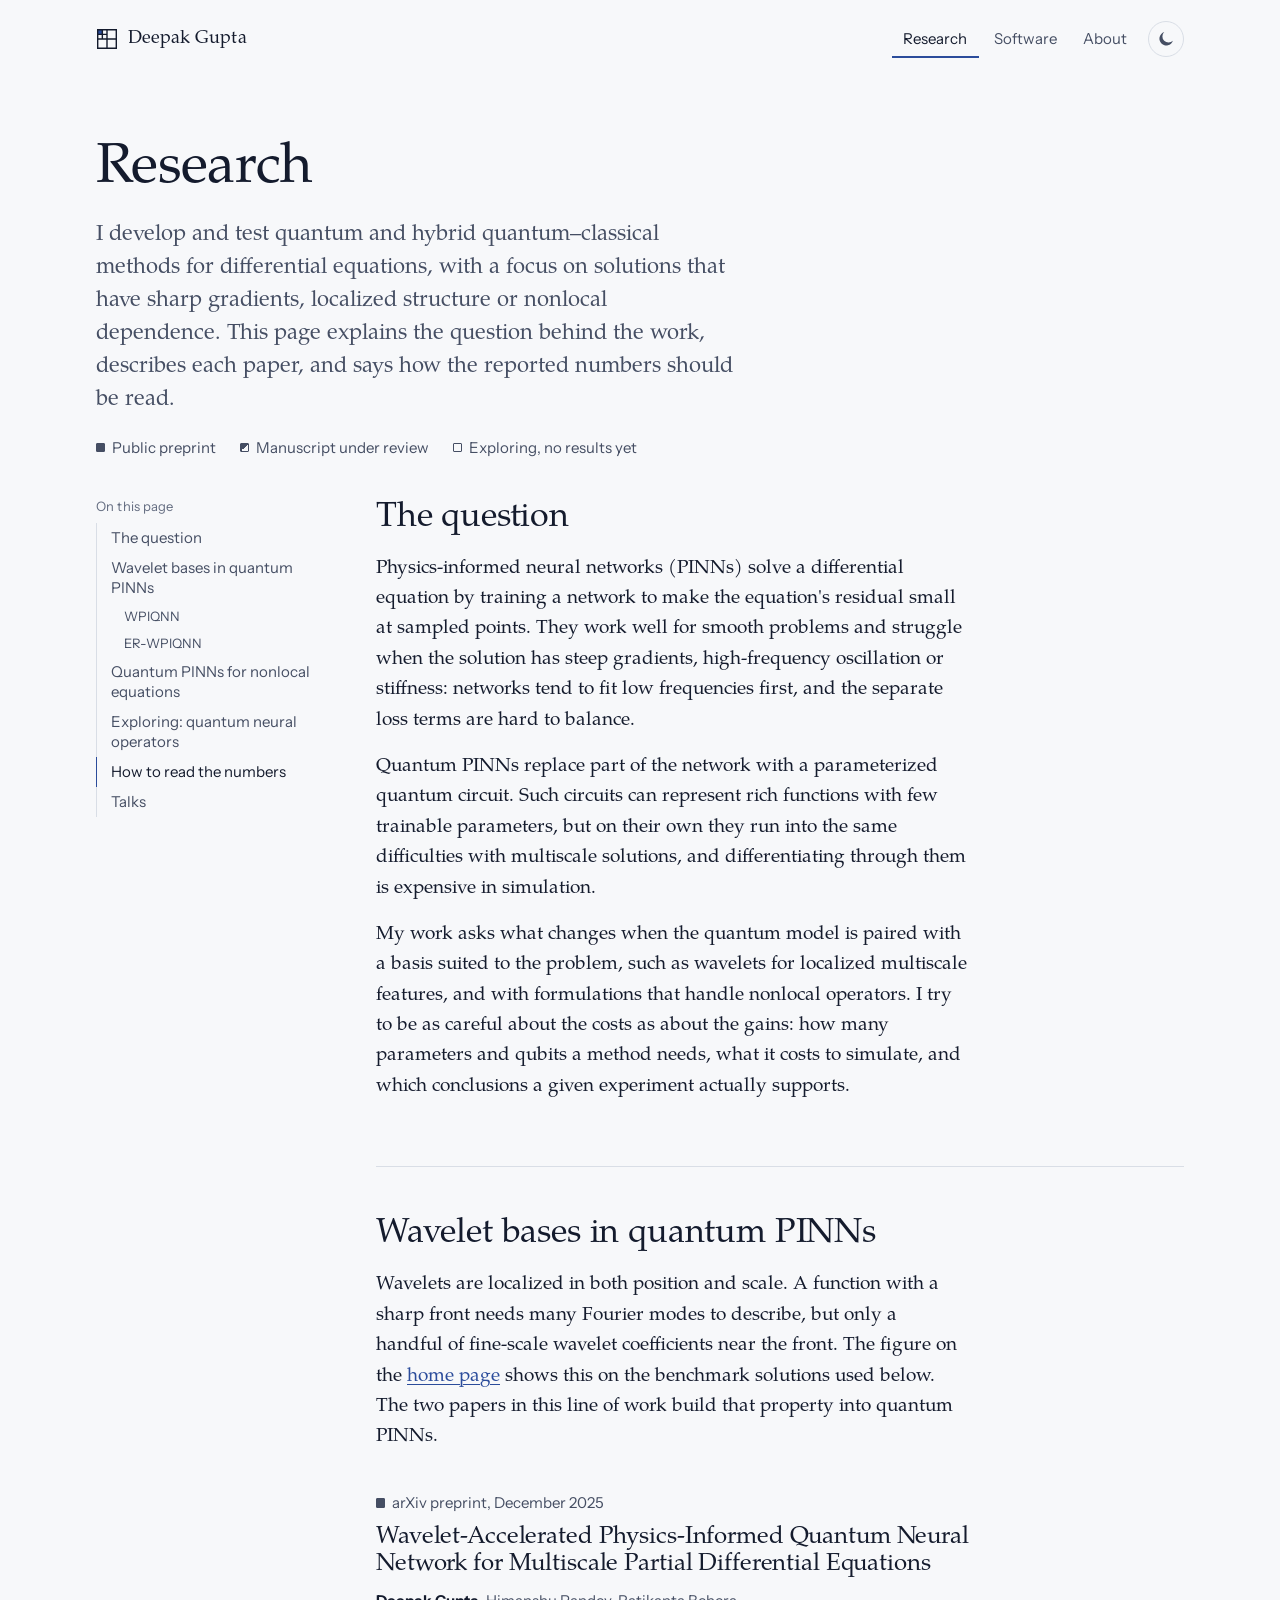
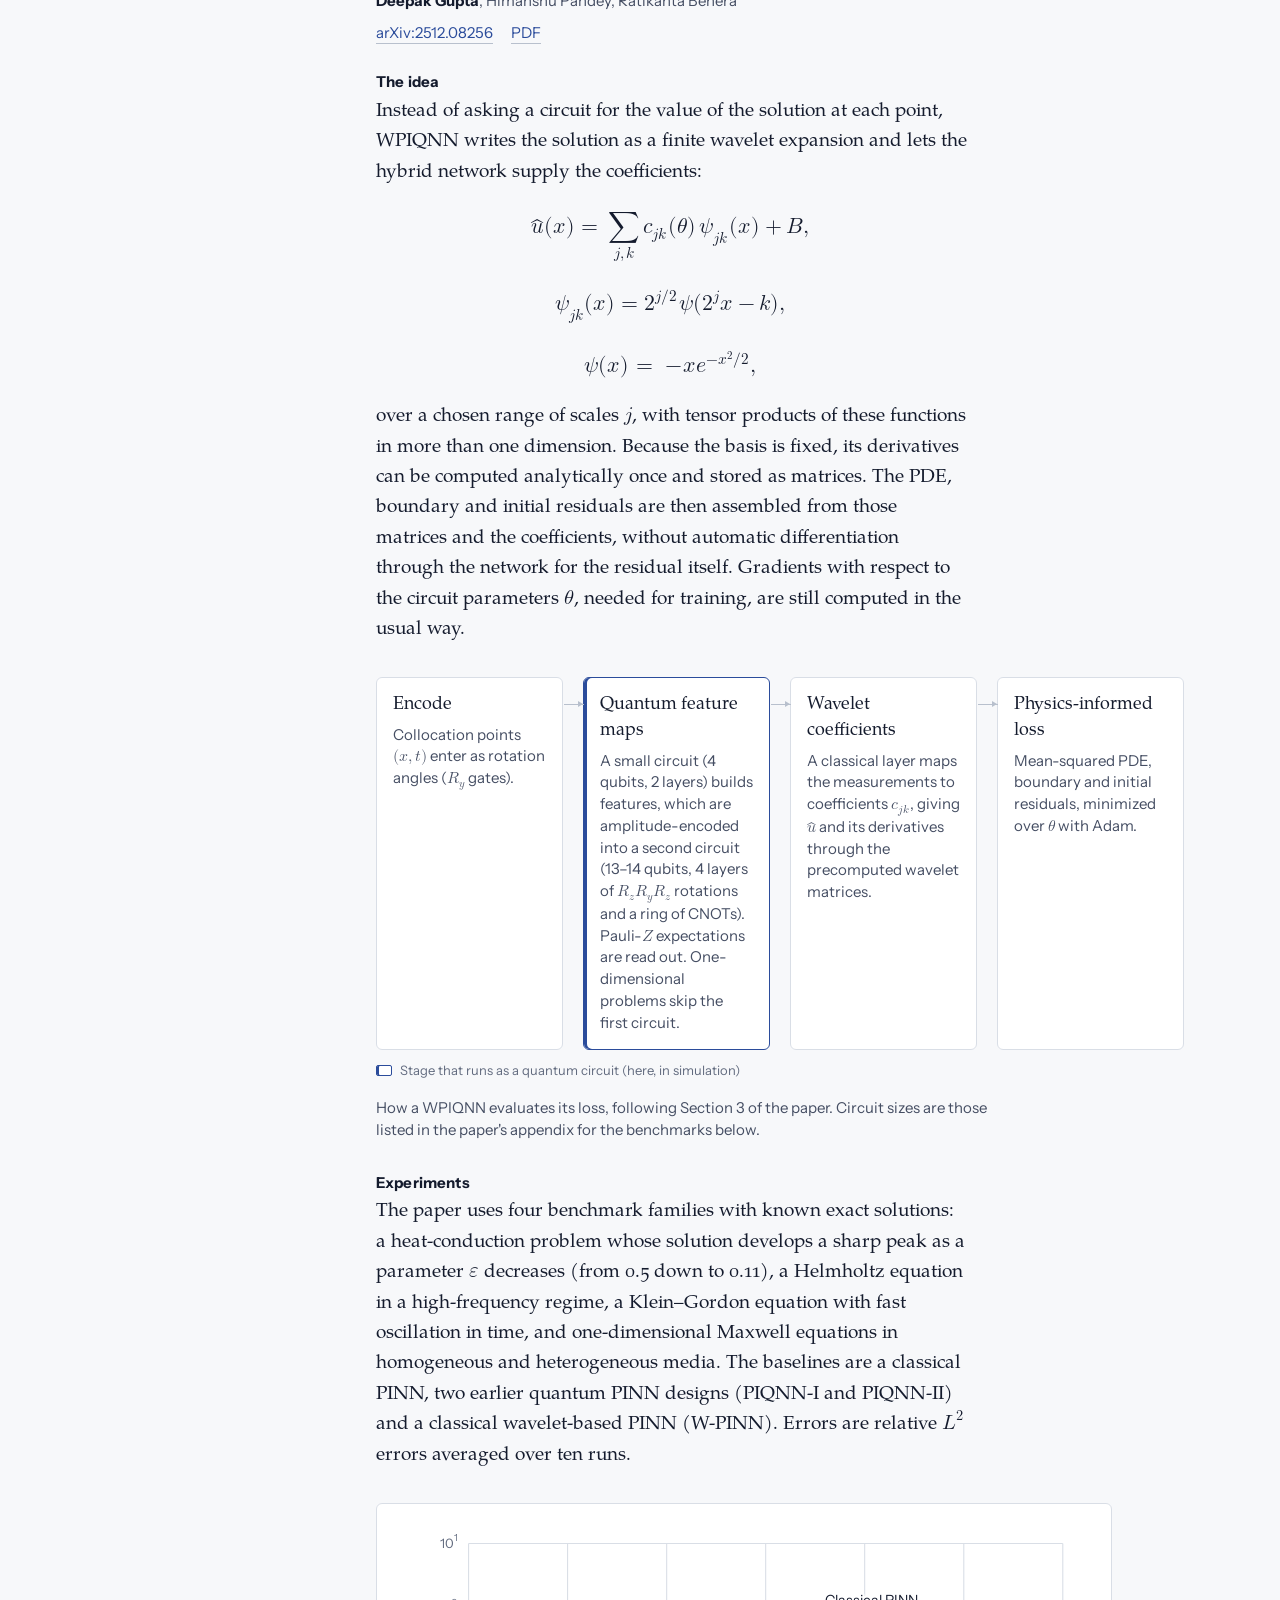
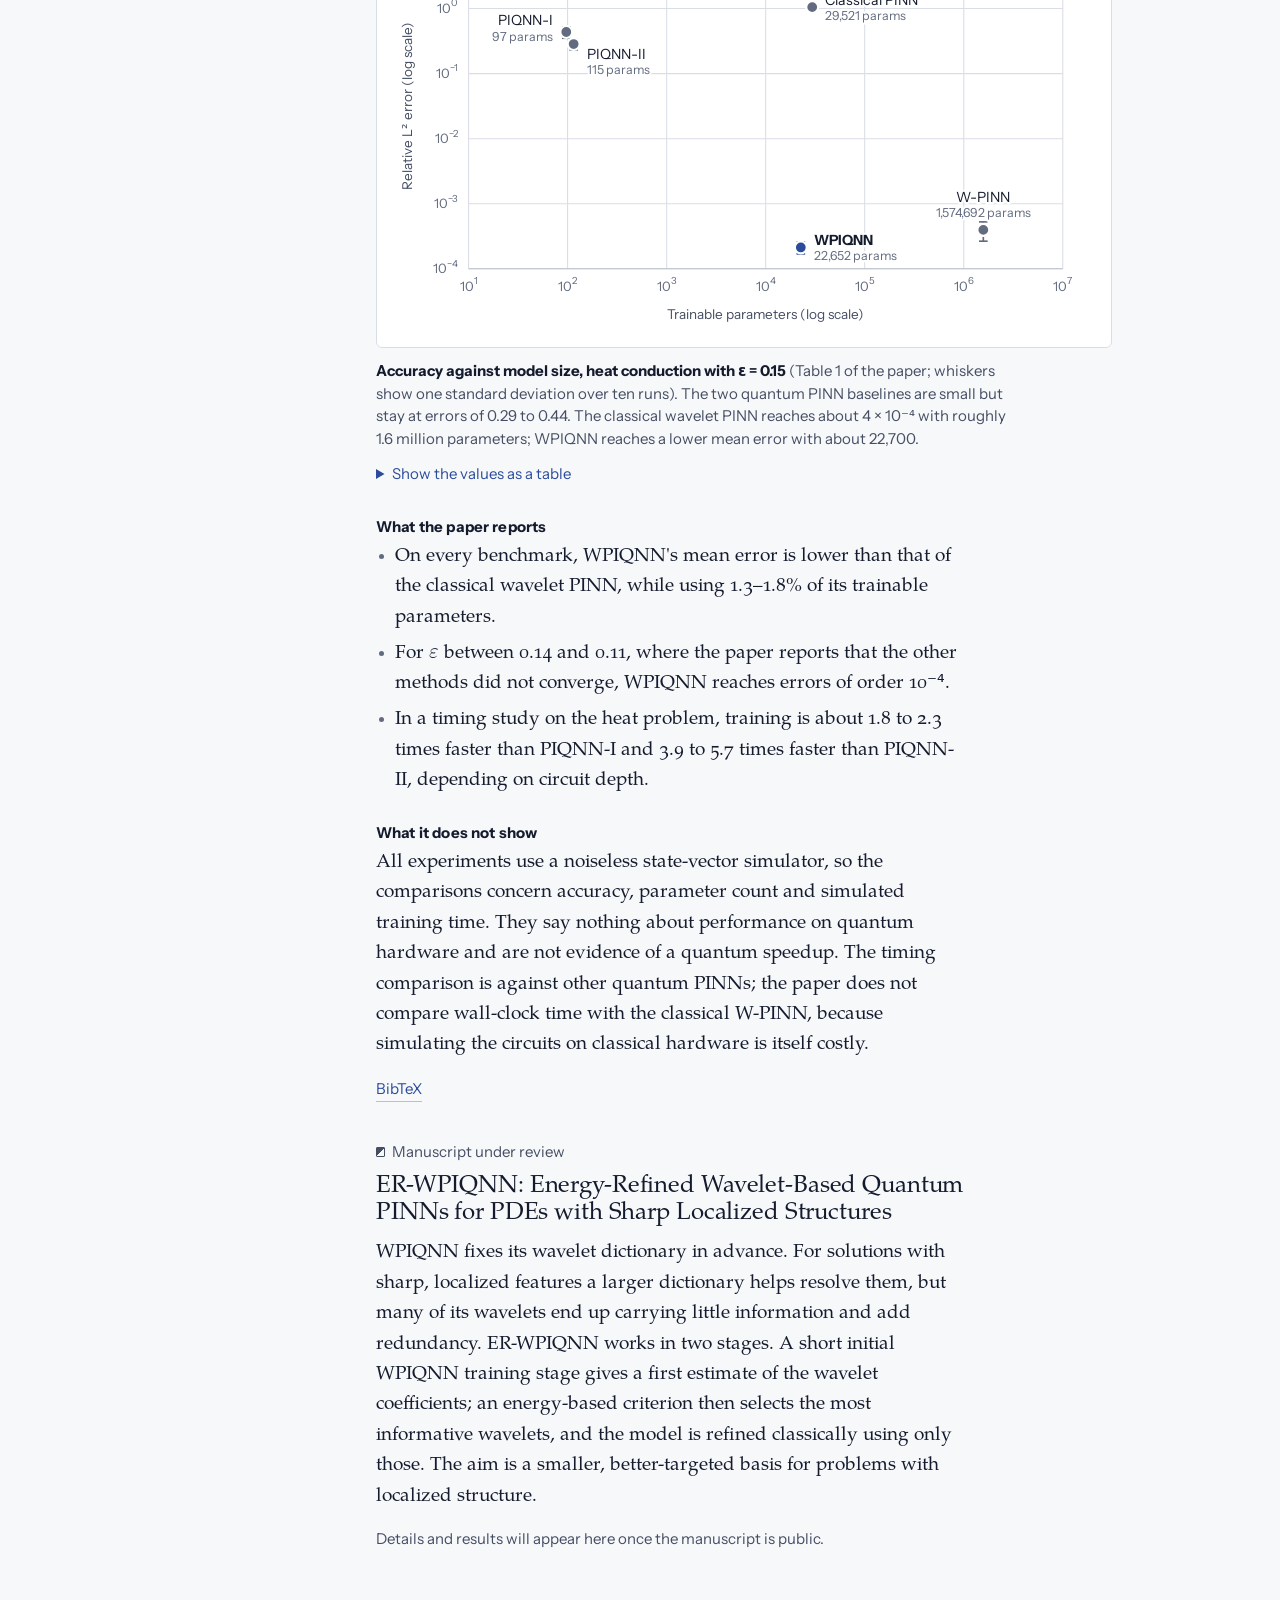
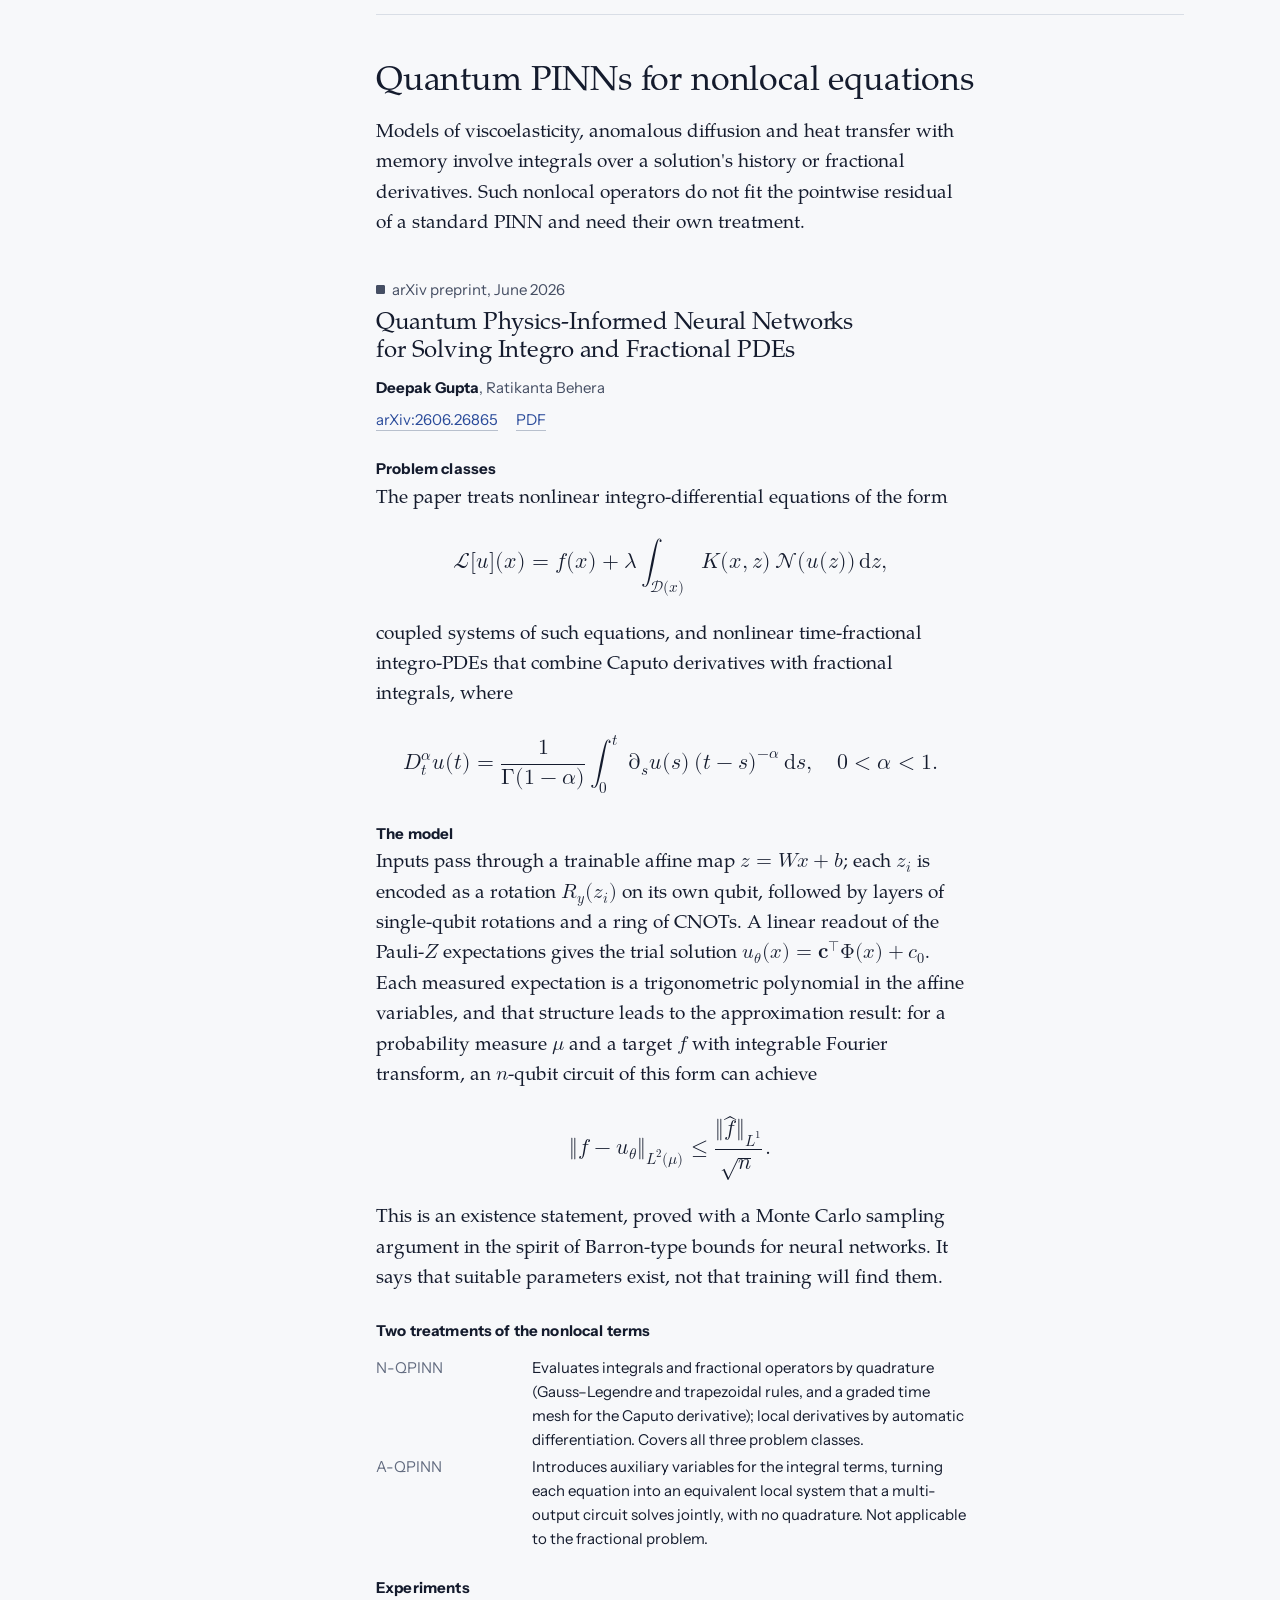
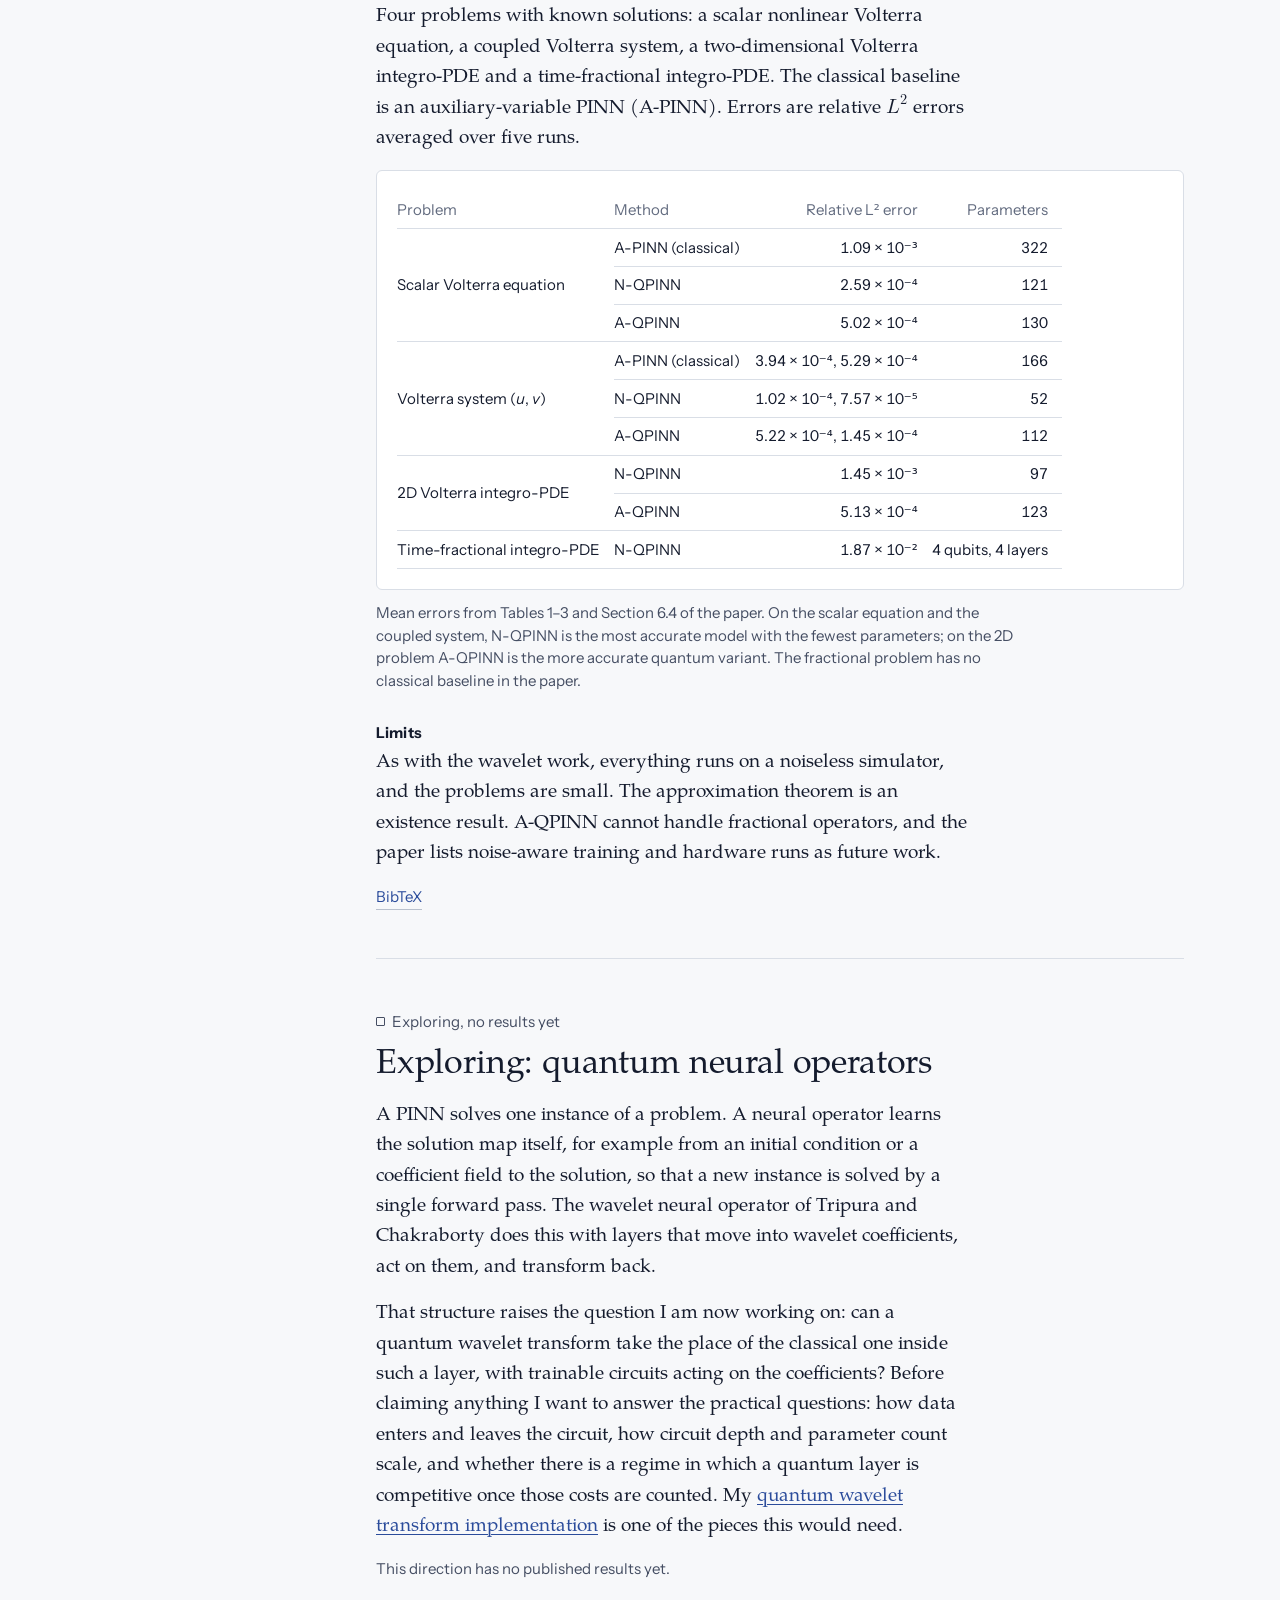
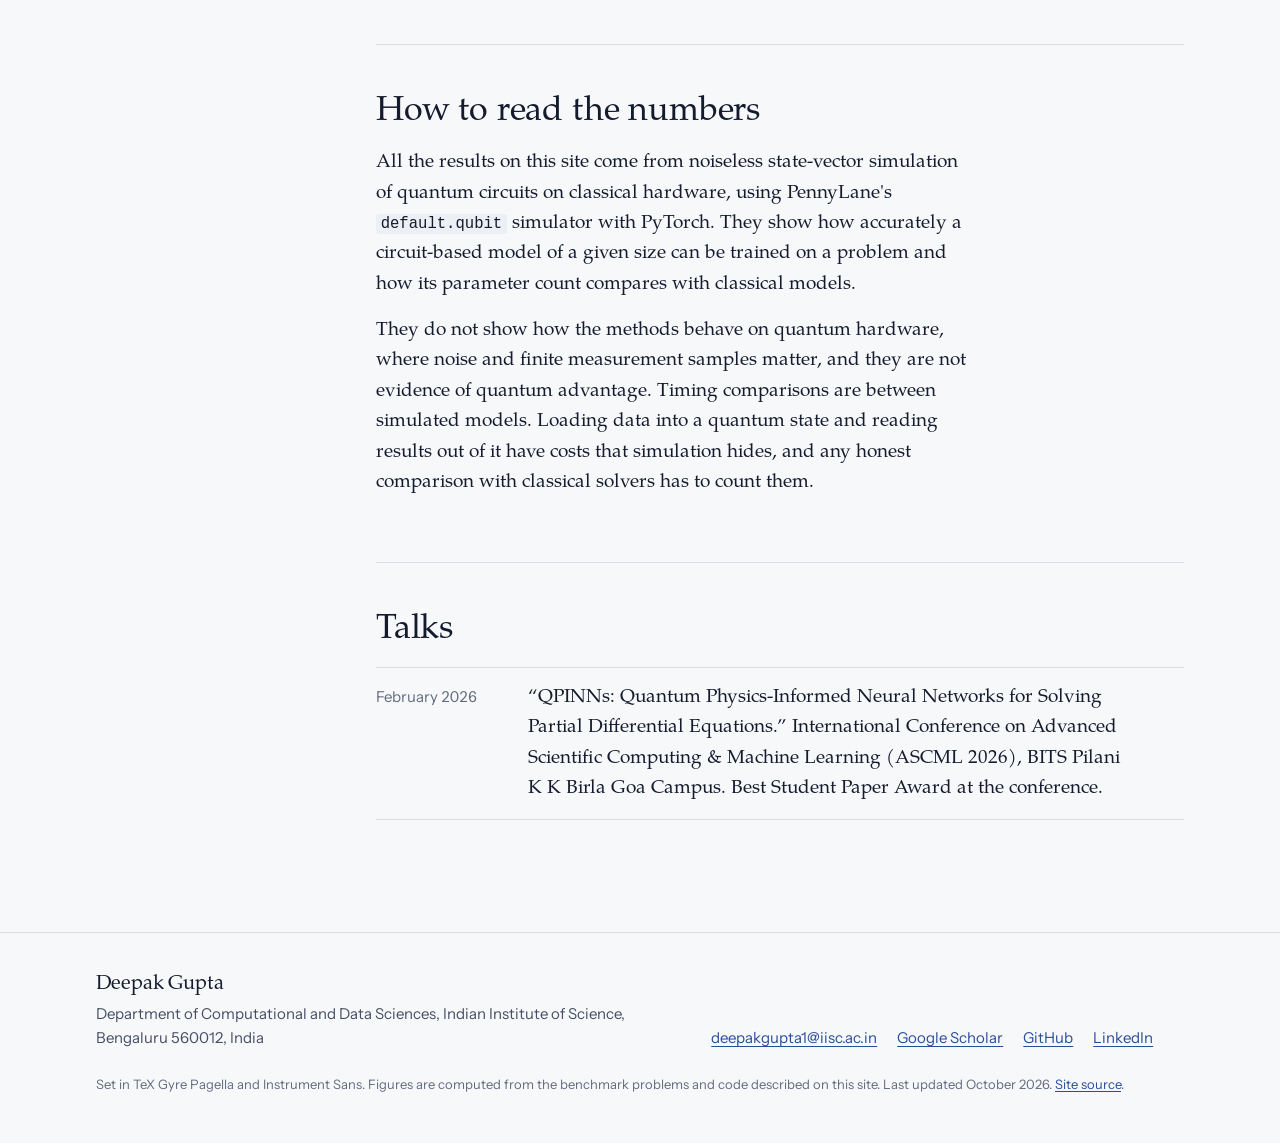
<file: research/index.html>
<!doctype html>
<html lang="en">
<head>
<meta charset="utf-8">
<meta name="viewport" content="width=device-width, initial-scale=1">
<title>Research — Deepak Gupta</title>
<meta name="description" content="Wavelet-based quantum PINNs for multiscale PDEs, quantum PINNs for integro and fractional equations, and quantum neural operators: papers, methods and how to read the results.">
<meta name="author" content="Deepak Gupta">
<link rel="canonical" href="https://deepakg-2511.github.io/research/">
<meta name="color-scheme" content="light dark">
<meta name="theme-color" content="#F7F8FA" media="(prefers-color-scheme: light)">
<meta name="theme-color" content="#0E1320" media="(prefers-color-scheme: dark)">
<meta property="og:type" content="website">
<meta property="og:site_name" content="Deepak Gupta">
<meta property="og:title" content="Research — Deepak Gupta">
<meta property="og:description" content="Wavelet-based quantum PINNs for multiscale PDEs, quantum PINNs for integro and fractional equations, and quantum neural operators: papers, methods and how to read the results.">
<meta property="og:url" content="https://deepakg-2511.github.io/research/">
<meta property="og:image" content="https://deepakg-2511.github.io/assets/img/og-card.png">
<meta property="og:image:width" content="1200">
<meta property="og:image:height" content="630">
<meta property="og:image:alt" content="Deepak Gupta — quantum machine learning for scientific computing, with a multilevel wavelet decomposition of a PDE solution.">
<meta name="twitter:card" content="summary_large_image">
<link rel="icon" href="/favicon.svg" type="image/svg+xml">
<link rel="icon" href="/favicon-32.png" sizes="32x32" type="image/png">
<link rel="apple-touch-icon" href="/apple-touch-icon.png">
<link rel="preload" href="/assets/fonts/pagella-regular.woff" as="font" type="font/woff" crossorigin>
<link rel="preload" href="/assets/fonts/instrument-sans-regular.woff" as="font" type="font/woff" crossorigin>
<link rel="stylesheet" href="/assets/css/site.css">
<script>(function(){try{var t=localStorage.getItem("theme");if(t==="light"||t==="dark")document.documentElement.setAttribute("data-theme",t);}catch(e){}})();</script>
<script src="/assets/js/site.js" defer></script>
</head>
<body>
<a class="skip-link" href="#main">Skip to content</a>
<header class="site-header">
  <div class="wrap">
    <a class="brand" href="/"><svg viewBox="0 0 22 22" aria-hidden="true" focusable="false"><rect class="q-a" x="1.7" y="1.7" width="4.65" height="4.65"/><path class="q-d" d="M1.7 1.7h18.6v18.6H1.7z M11 1.7v18.6 M1.7 11h18.6 M6.35 1.7v9.3 M1.7 6.35h9.3"/></svg><span>Deepak Gupta</span></a>
    <nav class="site-nav" aria-label="Main">
      <a href="/research/" aria-current="page">Research</a>
      <a href="/software/">Software</a>
      <a href="/about/">About</a>
      <button class="theme-toggle" type="button" aria-label="Switch theme">
        <svg class="i-moon" viewBox="0 0 16 16" aria-hidden="true" focusable="false"><path fill="currentColor" d="M6.2 1.1a6.9 6.9 0 1 0 8.7 8.7A5.6 5.6 0 0 1 6.2 1.1z"/></svg>
        <svg class="i-sun" viewBox="0 0 16 16" aria-hidden="true" focusable="false"><circle cx="8" cy="8" r="3.2" fill="currentColor"/><path stroke="currentColor" stroke-width="1.4" stroke-linecap="round" d="M8 .9v1.8M8 13.3v1.8M.9 8h1.8M13.3 8h1.8M3 3l1.3 1.3M11.7 11.7 13 13M3 13l1.3-1.3M11.7 4.3 13 3"/></svg>
      </button>
    </nav>
  </div>
</header>
<main id="main">
  <header class="page-head">
    <div class="wrap">
      <h1>Research</h1>
      <p class="lead">I develop and test quantum and hybrid quantum–classical methods for differential equations, with a focus on solutions that have sharp gradients, localized structure or nonlocal dependence. This page explains the question behind the work, describes each paper, and says how the reported numbers should be read.</p>
      <ul class="legend meta" aria-label="How status is marked" style="margin-top:1.25rem">
        <li class="status status--preprint">Public preprint</li>
        <li class="status status--review">Manuscript under review</li>
        <li class="status status--exploring">Exploring, no results yet</li>
      </ul>
    </div>
  </header>

  <div class="wrap article-grid">
    <nav class="toc" aria-labelledby="toc-h">
      <h2 id="toc-h">On this page</h2>
      <ol>
        <li><a href="#question">The question</a></li>
        <li><a href="#wavelets">Wavelet bases in quantum PINNs</a>
          <ol>
            <li><a href="#wpiqnn">WPIQNN</a></li>
            <li><a href="#er-wpiqnn">ER-WPIQNN</a></li>
          </ol>
        </li>
        <li><a href="#nonlocal">Quantum PINNs for nonlocal equations</a></li>
        <li><a href="#operators">Exploring: quantum neural operators</a></li>
        <li><a href="#numbers">How to read the numbers</a></li>
        <li><a href="#talks">Talks</a></li>
      </ol>
    </nav>

    <article class="article">

      <section id="question" aria-labelledby="question-h">
        <h2 id="question-h">The question</h2>
        <div class="prose">
          <p>Physics-informed neural networks (PINNs) solve a differential equation by training a network to make the equation's residual small at sampled points. They work well for smooth problems and struggle when the solution has steep gradients, high-frequency oscillation or stiffness: networks tend to fit low frequencies first, and the separate loss terms are hard to balance.</p>
          <p>Quantum PINNs replace part of the network with a parameterized quantum circuit. Such circuits can represent rich functions with few trainable parameters, but on their own they run into the same difficulties with multiscale solutions, and differentiating through them is expensive in simulation.</p>
          <p>My work asks what changes when the quantum model is paired with a basis suited to the problem, such as wavelets for localized multiscale features, and with formulations that handle nonlocal operators. I try to be as careful about the costs as about the gains: how many parameters and qubits a method needs, what it costs to simulate, and which conclusions a given experiment actually supports.</p>
        </div>
      </section>

      <section id="wavelets" aria-labelledby="wavelets-h">
        <h2 id="wavelets-h">Wavelet bases in quantum PINNs</h2>
        <div class="prose">
          <p>Wavelets are localized in both position and scale. A function with a sharp front needs many Fourier modes to describe, but only a handful of fine-scale wavelet coefficients near the front. The figure on the <a href="/">home page</a> shows this on the benchmark solutions used below. The two papers in this line of work build that property into quantum PINNs.</p>
        </div>

        <div class="paper-block" id="wpiqnn">
          <span class="status status--preprint">arXiv preprint, December 2025</span>
          <h3>Wavelet-Accelerated Physics-Informed Quantum Neural Network for Multiscale Partial Differential Equations</h3>
          <p class="pub-authors"><span class="me">Deepak Gupta</span>, Himanshu Pandey, Ratikanta Behera</p>
          <ul class="links"><li><a href="https://arxiv.org/abs/2512.08256">arXiv:2512.08256</a></li><li><a href="https://arxiv.org/pdf/2512.08256">PDF</a></li></ul>

          <div class="prose">
            <h4>The idea</h4>
            <p>Instead of asking a circuit for the value of the solution at each point, WPIQNN writes the solution as a finite wavelet expansion and lets the hybrid network supply the coefficients:</p>
            <math display="block"><mrow><mover accent="true"><mi>u</mi><mo>^</mo></mover><mo stretchy="false">(</mo><mi>x</mi><mo stretchy="false">)</mo><mo>=</mo><munder><mo>∑</mo><mrow><mi>j</mi><mo>,</mo><mi>k</mi></mrow></munder><msub><mi>c</mi><mrow><mi>j</mi><mi>k</mi></mrow></msub><mo stretchy="false">(</mo><mi>θ</mi><mo stretchy="false">)</mo><mspace width="0.17em"></mspace><msub><mi>ψ</mi><mrow><mi>j</mi><mi>k</mi></mrow></msub><mo stretchy="false">(</mo><mi>x</mi><mo stretchy="false">)</mo><mo>+</mo><mi>B</mi><mo>,</mo></mrow></math>
            <math display="block"><mrow><msub><mi>ψ</mi><mrow><mi>j</mi><mi>k</mi></mrow></msub><mo stretchy="false">(</mo><mi>x</mi><mo stretchy="false">)</mo><mo>=</mo><msup><mn>2</mn><mrow><mi>j</mi><mo lspace="0" rspace="0">/</mo><mn>2</mn></mrow></msup><mi>ψ</mi><mo stretchy="false">(</mo><msup><mn>2</mn><mi>j</mi></msup><mi>x</mi><mo>−</mo><mi>k</mi><mo stretchy="false">)</mo><mo>,</mo></mrow></math>
            <math display="block"><mrow><mi>ψ</mi><mo stretchy="false">(</mo><mi>x</mi><mo stretchy="false">)</mo><mo>=</mo><mo lspace="0.28em" rspace="0.05em">−</mo><mi>x</mi><msup><mi>e</mi><mrow><mo>−</mo><msup><mi>x</mi><mn>2</mn></msup><mo lspace="0" rspace="0">/</mo><mn>2</mn></mrow></msup><mo>,</mo></mrow></math>
            <p>over a chosen range of scales <math><mi>j</mi></math>, with tensor products of these functions in more than one dimension. Because the basis is fixed, its derivatives can be computed analytically once and stored as matrices. The PDE, boundary and initial residuals are then assembled from those matrices and the coefficients, without automatic differentiation through the network for the residual itself. Gradients with respect to the circuit parameters <math><mi>θ</mi></math>, needed for training, are still computed in the usual way.</p>
          </div>

          <figure>
            <ol class="flow" style="--n:4" aria-label="WPIQNN pipeline">
              <li><strong>Encode</strong>Collocation points <math><mo stretchy="false">(</mo><mi>x</mi><mo>,</mo><mi>t</mi><mo stretchy="false">)</mo></math> enter as rotation angles (<math><msub><mi>R</mi><mi>y</mi></msub></math> gates).</li>
              <li class="q"><strong>Quantum feature maps</strong>A small circuit (4 qubits, 2 layers) builds features, which are amplitude-encoded into a second circuit (13–14 qubits, 4 layers of <math><msub><mi>R</mi><mi>z</mi></msub><msub><mi>R</mi><mi>y</mi></msub><msub><mi>R</mi><mi>z</mi></msub></math> rotations and a ring of CNOTs). Pauli-<math><mi>Z</mi></math> expectations are read out. One-dimensional problems skip the first circuit.</li>
              <li><strong>Wavelet coefficients</strong>A classical layer maps the measurements to coefficients <math><msub><mi>c</mi><mrow><mi>j</mi><mi>k</mi></mrow></msub></math>, giving <math><mover accent="true"><mi>u</mi><mo>^</mo></mover></math> and its derivatives through the precomputed wavelet matrices.</li>
              <li><strong>Physics-informed loss</strong>Mean-squared PDE, boundary and initial residuals, minimized over <math><mi>θ</mi></math> with Adam.</li>
            </ol>
            <p class="flow-key"><i aria-hidden="true"></i>Stage that runs as a quantum circuit (here, in simulation)</p>
            <figcaption>How a WPIQNN evaluates its loss, following Section 3 of the paper. Circuit sizes are those listed in the paper's appendix for the benchmarks below.</figcaption>
          </figure>

          <div class="prose">
            <h4>Experiments</h4>
            <p>The paper uses four benchmark families with known exact solutions: a heat-conduction problem whose solution develops a sharp peak as a parameter <math><mi>ε</mi></math> decreases (from 0.5 down to 0.11), a Helmholtz equation in a high-frequency regime, a Klein–Gordon equation with fast oscillation in time, and one-dimensional Maxwell equations in homogeneous and heterogeneous media. The baselines are a classical PINN, two earlier quantum PINN designs (PIQNN-I and PIQNN-II) and a classical wavelet-based PINN (W-PINN). Errors are relative <math><msup><mi>L</mi><mn>2</mn></msup></math> errors averaged over ten runs.</p>
          </div>

          <figure class="wide">
            <div class="panel chart chart-wrap"><svg viewBox="0 0 640 372" role="img" aria-labelledby="wp-ch-t wp-ch-d" xmlns="http://www.w3.org/2000/svg">
<title id="wp-ch-t">Relative L2 error against number of trainable parameters, heat conduction problem with epsilon 0.15</title>
<desc id="wp-ch-d">Log–log scatter of five methods. Classical PINN: 29,521 parameters, error 1.05. PIQNN-I: 97 parameters, error 0.437. PIQNN-II: 115 parameters, error 0.285. W-PINN: 1,574,692 parameters, error 3.96e-4. WPIQNN: 22,652 parameters, error 2.13e-4.</desc>
<g class="grid">
<line x1="66.0" y1="18" x2="66.0" y2="318"/>
<line x1="157.3" y1="18" x2="157.3" y2="318"/>
<line x1="248.7" y1="18" x2="248.7" y2="318"/>
<line x1="340.0" y1="18" x2="340.0" y2="318"/>
<line x1="431.3" y1="18" x2="431.3" y2="318"/>
<line x1="522.7" y1="18" x2="522.7" y2="318"/>
<line x1="614.0" y1="18" x2="614.0" y2="318"/>
<line x1="66" y1="318.0" x2="614" y2="318.0"/>
<line x1="66" y1="258.0" x2="614" y2="258.0"/>
<line x1="66" y1="198.0" x2="614" y2="198.0"/>
<line x1="66" y1="138.0" x2="614" y2="138.0"/>
<line x1="66" y1="78.0" x2="614" y2="78.0"/>
<line x1="66" y1="18.0" x2="614" y2="18.0"/>
</g>
<line class="axis-line" x1="66" y1="318" x2="614" y2="318"/>
<text class="tick" x="66.0" y="338" text-anchor="middle">10<tspan dy="-6" font-size="9">1</tspan></text>
<text class="tick" x="157.3" y="338" text-anchor="middle">10<tspan dy="-6" font-size="9">2</tspan></text>
<text class="tick" x="248.7" y="338" text-anchor="middle">10<tspan dy="-6" font-size="9">3</tspan></text>
<text class="tick" x="340.0" y="338" text-anchor="middle">10<tspan dy="-6" font-size="9">4</tspan></text>
<text class="tick" x="431.3" y="338" text-anchor="middle">10<tspan dy="-6" font-size="9">5</tspan></text>
<text class="tick" x="522.7" y="338" text-anchor="middle">10<tspan dy="-6" font-size="9">6</tspan></text>
<text class="tick" x="614.0" y="338" text-anchor="middle">10<tspan dy="-6" font-size="9">7</tspan></text>
<text class="tick" x="56" y="322.0" text-anchor="end">10<tspan dy="-6" font-size="9">−4</tspan></text>
<text class="tick" x="56" y="262.0" text-anchor="end">10<tspan dy="-6" font-size="9">−3</tspan></text>
<text class="tick" x="56" y="202.0" text-anchor="end">10<tspan dy="-6" font-size="9">−2</tspan></text>
<text class="tick" x="56" y="142.0" text-anchor="end">10<tspan dy="-6" font-size="9">−1</tspan></text>
<text class="tick" x="56" y="82.0" text-anchor="end">10<tspan dy="-6" font-size="9">0</tspan></text>
<text class="tick" x="56" y="22.0" text-anchor="end">10<tspan dy="-6" font-size="9">1</tspan></text>
<text class="axis-title" x="340.0" y="364" text-anchor="middle">Trainable parameters (log scale)</text>
<text class="axis-title" x="14" y="168.0" text-anchor="middle" transform="rotate(-90 14 168.0)">Relative L² error (log scale)</text>
<line class="err" x1="382.9" y1="73.7" x2="382.9" y2="80.2"/>
<line class="err" x1="378.9" y1="73.7" x2="386.9" y2="73.7"/>
<line class="err" x1="378.9" y1="80.2" x2="386.9" y2="80.2"/>
<line class="err" x1="156.1" y1="94.8" x2="156.1" y2="105.4"/>
<line class="err" x1="152.1" y1="94.8" x2="160.1" y2="94.8"/>
<line class="err" x1="152.1" y1="105.4" x2="160.1" y2="105.4"/>
<line class="err" x1="162.9" y1="106.3" x2="162.9" y2="116.1"/>
<line class="err" x1="158.9" y1="106.3" x2="166.9" y2="106.3"/>
<line class="err" x1="158.9" y1="116.1" x2="166.9" y2="116.1"/>
<line class="err" x1="540.7" y1="274.7" x2="540.7" y2="292.5"/>
<line class="err" x1="536.7" y1="274.7" x2="544.7" y2="274.7"/>
<line class="err" x1="536.7" y1="292.5" x2="544.7" y2="292.5"/>
<line class="err hl" x1="372.4" y1="293.5" x2="372.4" y2="304.2"/>
<line class="err hl" x1="368.4" y1="293.5" x2="376.4" y2="293.5"/>
<line class="err hl" x1="368.4" y1="304.2" x2="376.4" y2="304.2"/>
<circle class="pt" cx="382.9" cy="76.7" r="5.5"/>
<text class="lbl" x="394.9" y="74.7" text-anchor="start">Classical PINN</text>
<text class="lbl-sub" x="394.9" y="88.7" text-anchor="start">29,521 params</text>
<circle class="hit" cx="382.9" cy="76.7" r="14" tabindex="0" data-tip="Classical PINN: 29,521 parameters, error 1.05 ± 0.13"><title>Classical PINN: 29,521 parameters, relative L2 error 1.05 ± 0.13</title></circle>
<circle class="pt" cx="156.1" cy="99.6" r="5.5"/>
<text class="lbl" x="144.1" y="93.6" text-anchor="end">PIQNN-I</text>
<text class="lbl-sub" x="144.1" y="107.6" text-anchor="end">97 params</text>
<circle class="hit" cx="156.1" cy="99.6" r="14" tabindex="0" data-tip="PIQNN-I: 97 parameters, error 0.437 ± 0.087"><title>PIQNN-I: 97 parameters, relative L2 error 0.437 ± 0.087</title></circle>
<circle class="pt" cx="162.9" cy="110.7" r="5.5"/>
<text class="lbl" x="174.9" y="124.7" text-anchor="start">PIQNN-II</text>
<text class="lbl-sub" x="174.9" y="138.7" text-anchor="start">115 params</text>
<circle class="hit" cx="162.9" cy="110.7" r="14" tabindex="0" data-tip="PIQNN-II: 115 parameters, error 0.285 ± 0.053"><title>PIQNN-II: 115 parameters, relative L2 error 0.285 ± 0.053</title></circle>
<circle class="pt" cx="540.7" cy="282.1" r="5.5"/>
<text class="lbl" x="540.7" y="256.1" text-anchor="middle">W-PINN</text>
<text class="lbl-sub" x="540.7" y="270.1" text-anchor="middle">1,574,692 params</text>
<circle class="hit" cx="540.7" cy="282.1" r="14" tabindex="0" data-tip="W-PINN: 1,574,692 parameters, error 0.000396 ± 0.00013"><title>W-PINN: 1,574,692 parameters, relative L2 error 0.000396 ± 0.00013</title></circle>
<circle class="pt hl" cx="372.4" cy="298.3" r="5.5"/>
<text class="lbl" x="384.4" y="296.3" text-anchor="start" font-weight="600">WPIQNN</text>
<text class="lbl-sub" x="384.4" y="310.3" text-anchor="start">22,652 params</text>
<circle class="hit" cx="372.4" cy="298.3" r="14" tabindex="0" data-tip="WPIQNN: 22,652 parameters, error 0.000213 ± 4.3e-05"><title>WPIQNN: 22,652 parameters, relative L2 error 0.000213 ± 4.3e-05</title></circle>
</svg></div>
            <figcaption><b>Accuracy against model size, heat conduction with ε = 0.15</b> (Table 1 of the paper; whiskers show one standard deviation over ten runs). The two quantum PINN baselines are small but stay at errors of 0.29 to 0.44. The classical wavelet PINN reaches about 4 × 10⁻⁴ with roughly 1.6 million parameters; WPIQNN reaches a lower mean error with about 22,700.</figcaption>
            <details class="data">
              <summary>Show the values as a table</summary>
              <div class="table-scroll">
                <table class="data">
                  <thead><tr><th scope="col">Method</th><th scope="col" class="num">Trainable parameters</th><th scope="col" class="num">Relative L² error (mean ± sd)</th></tr></thead>
                  <tbody>
                    <tr><td>Classical PINN</td><td class="num">29,521</td><td class="num">1.05 ± 0.13</td></tr>
                    <tr><td>PIQNN-I</td><td class="num">97</td><td class="num">(4.37 ± 0.87) × 10⁻¹</td></tr>
                    <tr><td>PIQNN-II</td><td class="num">115</td><td class="num">(2.85 ± 0.53) × 10⁻¹</td></tr>
                    <tr><td>W-PINN</td><td class="num">1,574,692</td><td class="num">(3.96 ± 1.3) × 10⁻⁴</td></tr>
                    <tr><td>WPIQNN</td><td class="num">22,652</td><td class="num">(2.13 ± 0.43) × 10⁻⁴</td></tr>
                  </tbody>
                </table>
              </div>
            </details>
          </figure>

          <div class="prose">
            <h4>What the paper reports</h4>
            <ul>
              <li>On every benchmark, WPIQNN's mean error is lower than that of the classical wavelet PINN, while using 1.3–1.8% of its trainable parameters.</li>
              <li>For <math><mi>ε</mi></math> between 0.14 and 0.11, where the paper reports that the other methods did not converge, WPIQNN reaches errors of order 10⁻⁴.</li>
              <li>In a timing study on the heat problem, training is about 1.8 to 2.3 times faster than PIQNN-I and 3.9 to 5.7 times faster than PIQNN-II, depending on circuit depth.</li>
            </ul>
            <h4>What it does not show</h4>
            <p>All experiments use a noiseless state-vector simulator, so the comparisons concern accuracy, parameter count and simulated training time. They say nothing about performance on quantum hardware and are not evidence of a quantum speedup. The timing comparison is against other quantum PINNs; the paper does not compare wall-clock time with the classical W-PINN, because simulating the circuits on classical hardware is itself costly.</p>
          </div>

          <details class="bib">
            <summary>BibTeX</summary>
            <div class="bib-box">
              <button class="copy-btn" type="button" data-copy="bib-wpiqnn">Copy</button>
<pre id="bib-wpiqnn">@misc{gupta2025wavelet,
  title         = {Wavelet-Accelerated Physics-Informed Quantum Neural Network
                   for Multiscale Partial Differential Equations},
  author        = {Gupta, Deepak and Pandey, Himanshu and Behera, Ratikanta},
  year          = {2025},
  eprint        = {2512.08256},
  archivePrefix = {arXiv},
  primaryClass  = {cs.LG},
  url           = {https://arxiv.org/abs/2512.08256}
}</pre>
            </div>
          </details>
        </div>

        <div class="paper-block" id="er-wpiqnn">
          <span class="status status--review">Manuscript under review</span>
          <h3>ER-WPIQNN: Energy-Refined Wavelet-Based Quantum PINNs for PDEs with Sharp Localized Structures</h3>
          <div class="prose">
            <p>WPIQNN fixes its wavelet dictionary in advance. For solutions with sharp, localized features a larger dictionary helps resolve them, but many of its wavelets end up carrying little information and add redundancy. ER-WPIQNN works in two stages. A short initial WPIQNN training stage gives a first estimate of the wavelet coefficients; an energy-based criterion then selects the most informative wavelets, and the model is refined classically using only those. The aim is a smaller, better-targeted basis for problems with localized structure.</p>
            <p class="meta">Details and results will appear here once the manuscript is public.</p>
          </div>
        </div>
      </section>

      <section id="nonlocal" aria-labelledby="nonlocal-h">
        <h2 id="nonlocal-h">Quantum PINNs for nonlocal equations</h2>
        <div class="prose">
          <p>Models of viscoelasticity, anomalous diffusion and heat transfer with memory involve integrals over a solution's history or fractional derivatives. Such nonlocal operators do not fit the pointwise residual of a standard PINN and need their own treatment.</p>
        </div>

        <div class="paper-block" id="qpinn-nonlocal">
          <span class="status status--preprint">arXiv preprint, June 2026</span>
          <h3>Quantum Physics-Informed Neural Networks for Solving Integro and Fractional PDEs</h3>
          <p class="pub-authors"><span class="me">Deepak Gupta</span>, Ratikanta Behera</p>
          <ul class="links"><li><a href="https://arxiv.org/abs/2606.26865">arXiv:2606.26865</a></li><li><a href="https://arxiv.org/pdf/2606.26865">PDF</a></li></ul>

          <div class="prose">
            <h4>Problem classes</h4>
            <p>The paper treats nonlinear integro-differential equations of the form</p>
            <math display="block"><mrow><mi>ℒ</mi><mo stretchy="false">[</mo><mi>u</mi><mo stretchy="false">]</mo><mo stretchy="false">(</mo><mi>x</mi><mo stretchy="false">)</mo><mo>=</mo><mi>f</mi><mo stretchy="false">(</mo><mi>x</mi><mo stretchy="false">)</mo><mo>+</mo><mi>λ</mi><msub><mo>∫</mo><mrow><mi>𝒟</mi><mo stretchy="false">(</mo><mi>x</mi><mo stretchy="false">)</mo></mrow></msub><mi>K</mi><mo stretchy="false">(</mo><mi>x</mi><mo>,</mo><mi>z</mi><mo stretchy="false">)</mo><mspace width="0.17em"></mspace><mi>𝒩</mi><mo stretchy="false">(</mo><mi>u</mi><mo stretchy="false">(</mo><mi>z</mi><mo stretchy="false">)</mo><mo stretchy="false">)</mo><mspace width="0.17em"></mspace><mi mathvariant="normal">d</mi><mi>z</mi><mo>,</mo></mrow></math>
            <p>coupled systems of such equations, and nonlinear time-fractional integro-PDEs that combine Caputo derivatives with fractional integrals, where</p>
            <math display="block"><mrow><msubsup><mi>D</mi><mi>t</mi><mi>α</mi></msubsup><mi>u</mi><mo stretchy="false">(</mo><mi>t</mi><mo stretchy="false">)</mo><mo>=</mo><mfrac><mn>1</mn><mrow><mi mathvariant="normal">Γ</mi><mo stretchy="false">(</mo><mn>1</mn><mo>−</mo><mi>α</mi><mo stretchy="false">)</mo></mrow></mfrac><msubsup><mo>∫</mo><mn>0</mn><mi>t</mi></msubsup><msub><mo>∂</mo><mi>s</mi></msub><mi>u</mi><mo stretchy="false">(</mo><mi>s</mi><mo stretchy="false">)</mo><mspace width="0.17em"></mspace><msup><mrow><mo stretchy="false">(</mo><mi>t</mi><mo>−</mo><mi>s</mi><mo stretchy="false">)</mo></mrow><mrow><mo>−</mo><mi>α</mi></mrow></msup><mspace width="0.17em"></mspace><mi mathvariant="normal">d</mi><mi>s</mi><mo>,</mo><mspace width="1em"></mspace><mn>0</mn><mo>&lt;</mo><mi>α</mi><mo>&lt;</mo><mn>1</mn><mo lspace="0">.</mo></mrow></math>

            <h4>The model</h4>
            <p>Inputs pass through a trainable affine map <math><mi>z</mi><mo>=</mo><mi>W</mi><mi>x</mi><mo>+</mo><mi>b</mi></math>; each <math><msub><mi>z</mi><mi>i</mi></msub></math> is encoded as a rotation <math><msub><mi>R</mi><mi>y</mi></msub><mo stretchy="false">(</mo><msub><mi>z</mi><mi>i</mi></msub><mo stretchy="false">)</mo></math> on its own qubit, followed by layers of single-qubit rotations and a ring of CNOTs. A linear readout of the Pauli-<math><mi>Z</mi></math> expectations gives the trial solution <math><msub><mi>u</mi><mi>θ</mi></msub><mo stretchy="false">(</mo><mi>x</mi><mo stretchy="false">)</mo><mo>=</mo><msup><mi>𝐜</mi><mo>⊤</mo></msup><mi mathvariant="normal">Φ</mi><mo stretchy="false">(</mo><mi>x</mi><mo stretchy="false">)</mo><mo>+</mo><msub><mi>c</mi><mn>0</mn></msub></math>. Each measured expectation is a trigonometric polynomial in the affine variables, and that structure leads to the approximation result: for a probability measure <math><mi>μ</mi></math> and a target <math><mi>f</mi></math> with integrable Fourier transform, an <math><mi>n</mi></math>-qubit circuit of this form can achieve</p>
            <math display="block"><mrow><msub><mrow><mo stretchy="false">‖</mo><mi>f</mi><mo>−</mo><msub><mi>u</mi><mi>θ</mi></msub><mo stretchy="false">‖</mo></mrow><mrow><msup><mi>L</mi><mn>2</mn></msup><mo stretchy="false">(</mo><mi>μ</mi><mo stretchy="false">)</mo></mrow></msub><mo>≤</mo><mfrac><msub><mrow><mo stretchy="false">‖</mo><mover accent="true"><mi>f</mi><mo>^</mo></mover><mo stretchy="false">‖</mo></mrow><msup><mi>L</mi><mn>1</mn></msup></msub><msqrt><mi>n</mi></msqrt></mfrac><mo lspace="0.1em">.</mo></mrow></math>
            <p>This is an existence statement, proved with a Monte Carlo sampling argument in the spirit of Barron-type bounds for neural networks. It says that suitable parameters exist, not that training will find them.</p>

            <h4>Two treatments of the nonlocal terms</h4>
            <dl class="kv">
              <dt>N-QPINN</dt>
              <dd>Evaluates integrals and fractional operators by quadrature (Gauss–Legendre and trapezoidal rules, and a graded time mesh for the Caputo derivative); local derivatives by automatic differentiation. Covers all three problem classes.</dd>
              <dt>A-QPINN</dt>
              <dd>Introduces auxiliary variables for the integral terms, turning each equation into an equivalent local system that a multi-output circuit solves jointly, with no quadrature. Not applicable to the fractional problem.</dd>
            </dl>

            <h4>Experiments</h4>
            <p>Four problems with known solutions: a scalar nonlinear Volterra equation, a coupled Volterra system, a two-dimensional Volterra integro-PDE and a time-fractional integro-PDE. The classical baseline is an auxiliary-variable PINN (A-PINN). Errors are relative <math><msup><mi>L</mi><mn>2</mn></msup></math> errors averaged over five runs.</p>
          </div>

          <figure class="wide" style="margin-top:1rem">
            <div class="table-scroll panel">
              <table class="data" style="margin-top:0">
                <caption class="visually-hidden">Relative L2 errors and trainable parameters reported in the paper</caption>
                <thead><tr><th scope="col">Problem</th><th scope="col">Method</th><th scope="col" class="num">Relative L² error</th><th scope="col" class="num">Parameters</th></tr></thead>
                <tbody>
                  <tr><td rowspan="3">Scalar Volterra equation</td><td>A-PINN (classical)</td><td class="num">1.09 × 10⁻³</td><td class="num">322</td></tr>
                  <tr><td>N-QPINN</td><td class="num">2.59 × 10⁻⁴</td><td class="num">121</td></tr>
                  <tr><td>A-QPINN</td><td class="num">5.02 × 10⁻⁴</td><td class="num">130</td></tr>
                  <tr><td rowspan="3">Volterra system (<i>u</i>, <i>v</i>)</td><td>A-PINN (classical)</td><td class="num">3.94 × 10⁻⁴, 5.29 × 10⁻⁴</td><td class="num">166</td></tr>
                  <tr><td>N-QPINN</td><td class="num">1.02 × 10⁻⁴, 7.57 × 10⁻⁵</td><td class="num">52</td></tr>
                  <tr><td>A-QPINN</td><td class="num">5.22 × 10⁻⁴, 1.45 × 10⁻⁴</td><td class="num">112</td></tr>
                  <tr><td rowspan="2">2D Volterra integro-PDE</td><td>N-QPINN</td><td class="num">1.45 × 10⁻³</td><td class="num">97</td></tr>
                  <tr><td>A-QPINN</td><td class="num">5.13 × 10⁻⁴</td><td class="num">123</td></tr>
                  <tr><td>Time-fractional integro-PDE</td><td>N-QPINN</td><td class="num">1.87 × 10⁻²</td><td class="num">4 qubits, 4 layers</td></tr>
                </tbody>
              </table>
            </div>
            <figcaption>Mean errors from Tables 1–3 and Section 6.4 of the paper. On the scalar equation and the coupled system, N-QPINN is the most accurate model with the fewest parameters; on the 2D problem A-QPINN is the more accurate quantum variant. The fractional problem has no classical baseline in the paper.</figcaption>
          </figure>

          <div class="prose">
            <h4>Limits</h4>
            <p>As with the wavelet work, everything runs on a noiseless simulator, and the problems are small. The approximation theorem is an existence result. A-QPINN cannot handle fractional operators, and the paper lists noise-aware training and hardware runs as future work.</p>
          </div>

          <details class="bib">
            <summary>BibTeX</summary>
            <div class="bib-box">
              <button class="copy-btn" type="button" data-copy="bib-qpinn">Copy</button>
<pre id="bib-qpinn">@misc{gupta2026quantum,
  title         = {Quantum Physics-Informed Neural Networks for Solving
                   Integro and Fractional {PDEs}},
  author        = {Gupta, Deepak and Behera, Ratikanta},
  year          = {2026},
  eprint        = {2606.26865},
  archivePrefix = {arXiv},
  primaryClass  = {math.AP},
  url           = {https://arxiv.org/abs/2606.26865}
}</pre>
            </div>
          </details>
        </div>
      </section>

      <section id="operators" aria-labelledby="operators-h">
        <span class="status status--exploring">Exploring, no results yet</span>
        <h2 id="operators-h" style="margin-top:.5rem">Exploring: quantum neural operators</h2>
        <div class="prose">
          <p>A PINN solves one instance of a problem. A neural operator learns the solution map itself, for example from an initial condition or a coefficient field to the solution, so that a new instance is solved by a single forward pass. The wavelet neural operator of Tripura and Chakraborty does this with layers that move into wavelet coefficients, act on them, and transform back.</p>
          <p>That structure raises the question I am now working on: can a quantum wavelet transform take the place of the classical one inside such a layer, with trainable circuits acting on the coefficients? Before claiming anything I want to answer the practical questions: how data enters and leaves the circuit, how circuit depth and parameter count scale, and whether there is a regime in which a quantum layer is competitive once those costs are counted. My <a href="/software/">quantum wavelet transform implementation</a> is one of the pieces this would need.</p>
          <p class="meta">This direction has no published results yet.</p>
        </div>
      </section>

      <section id="numbers" aria-labelledby="numbers-h">
        <h2 id="numbers-h">How to read the numbers</h2>
        <div class="prose">
          <p>All the results on this site come from noiseless state-vector simulation of quantum circuits on classical hardware, using PennyLane's <code>default.qubit</code> simulator with PyTorch. They show how accurately a circuit-based model of a given size can be trained on a problem and how its parameter count compares with classical models.</p>
          <p>They do not show how the methods behave on quantum hardware, where noise and finite measurement samples matter, and they are not evidence of quantum advantage. Timing comparisons are between simulated models. Loading data into a quantum state and reading results out of it have costs that simulation hides, and any honest comparison with classical solvers has to count them.</p>
        </div>
      </section>

      <section id="talks" aria-labelledby="talks-h">
        <h2 id="talks-h">Talks</h2>
        <dl class="log">
          <div><dt>February 2026</dt><dd>“QPINNs: Quantum Physics-Informed Neural Networks for Solving Partial Differential Equations.” International Conference on Advanced Scientific Computing &amp; Machine Learning (ASCML 2026), BITS Pilani K K Birla Goa Campus. Best Student Paper Award at the conference.</dd></div>
        </dl>
      </section>

    </article>
  </div>
</main>

<footer class="site-footer">
  <div class="wrap">
    <div>
      <h2>Deepak Gupta</h2>
      <p>Department of Computational and Data Sciences, Indian Institute of Science, Bengaluru 560012, India</p>
    </div>
    <ul aria-label="Contact and profiles">
      <li><a href="mailto:deepakgupta1@iisc.ac.in">deepakgupta1@iisc.ac.in</a></li>
      <li><a href="https://scholar.google.com/citations?user=g9Zq-e4AAAAJ">Google Scholar</a></li>
      <li><a href="https://github.com/deepakg-2511">GitHub</a></li>
      <li><a href="https://www.linkedin.com/in/deepakiisc">LinkedIn</a></li>
    </ul>
    <p class="colophon">Set in TeX Gyre Pagella and Instrument Sans. Figures are computed from the benchmark problems and code described on this site. Last updated October 2026. <a href="https://github.com/deepakg-2511/deepakg-2511.github.io">Site source</a>.</p>
  </div>
</footer>
</body>
</html>
</file>
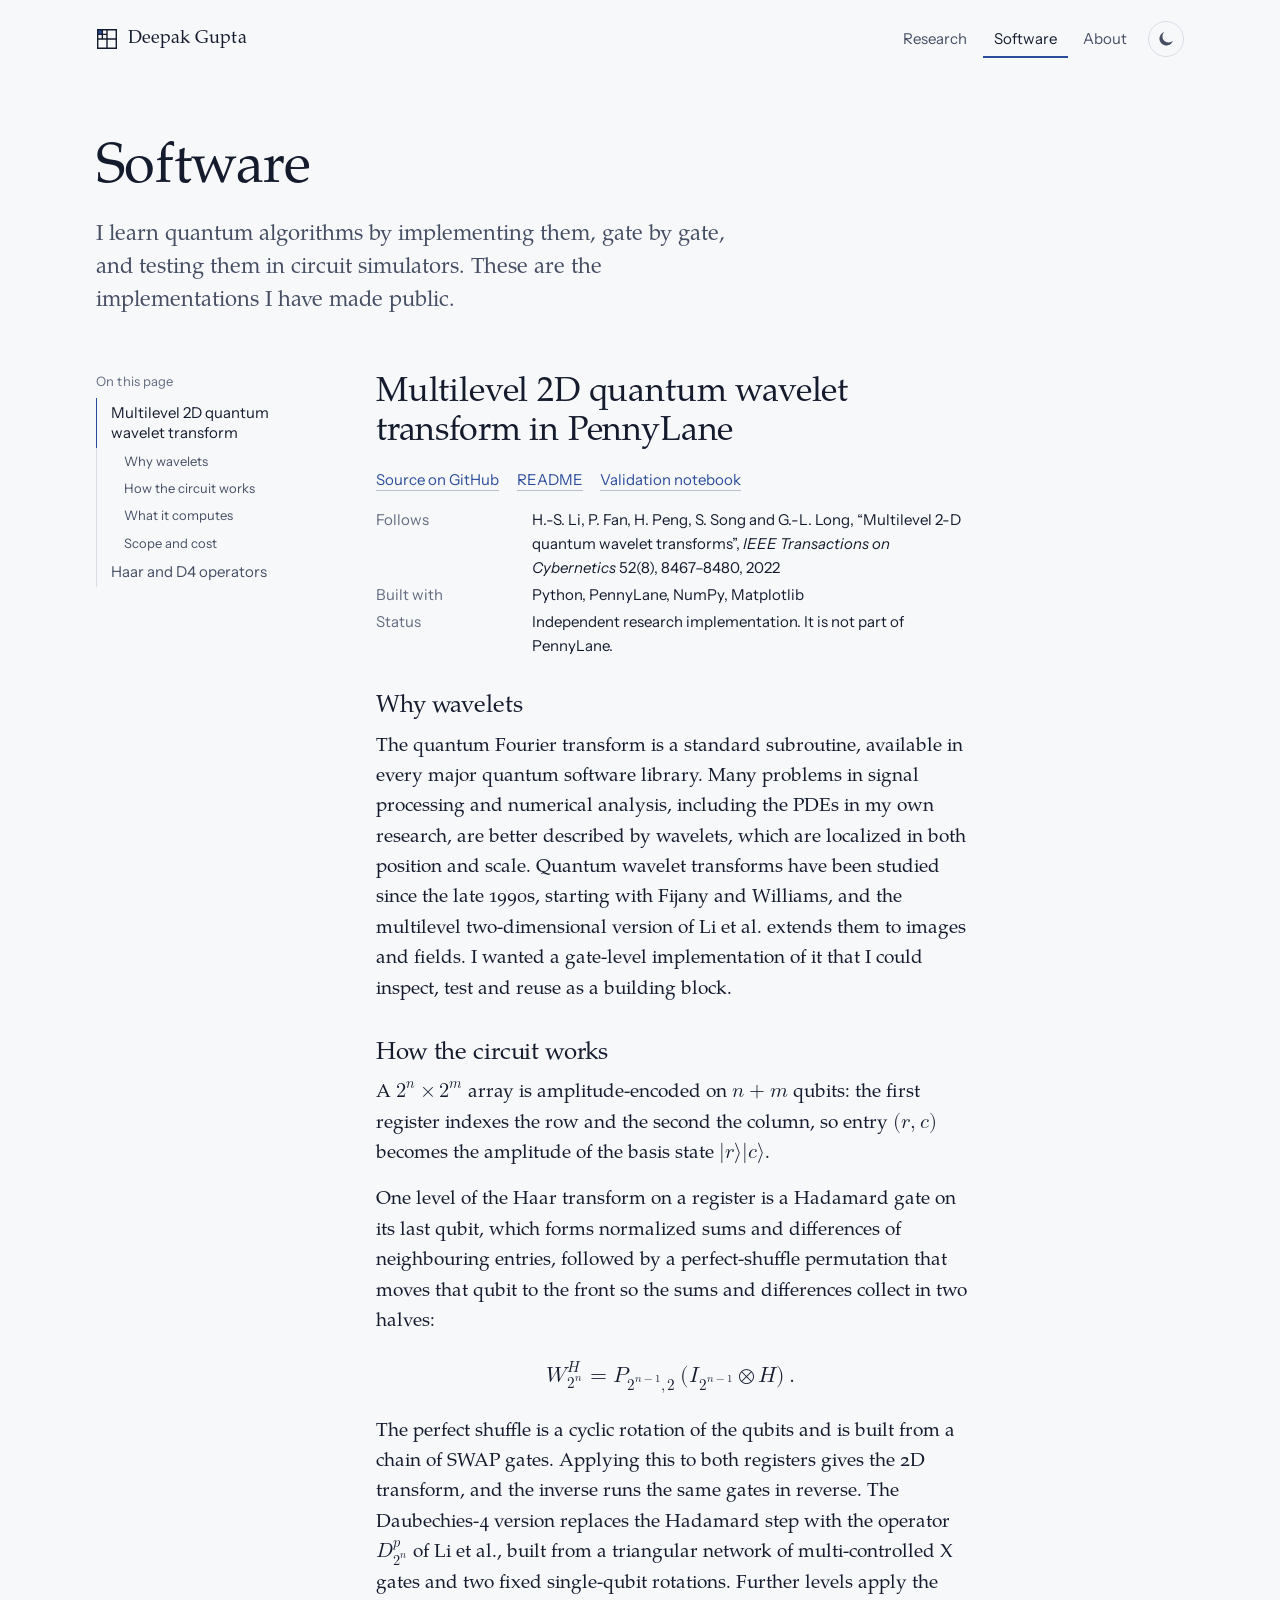
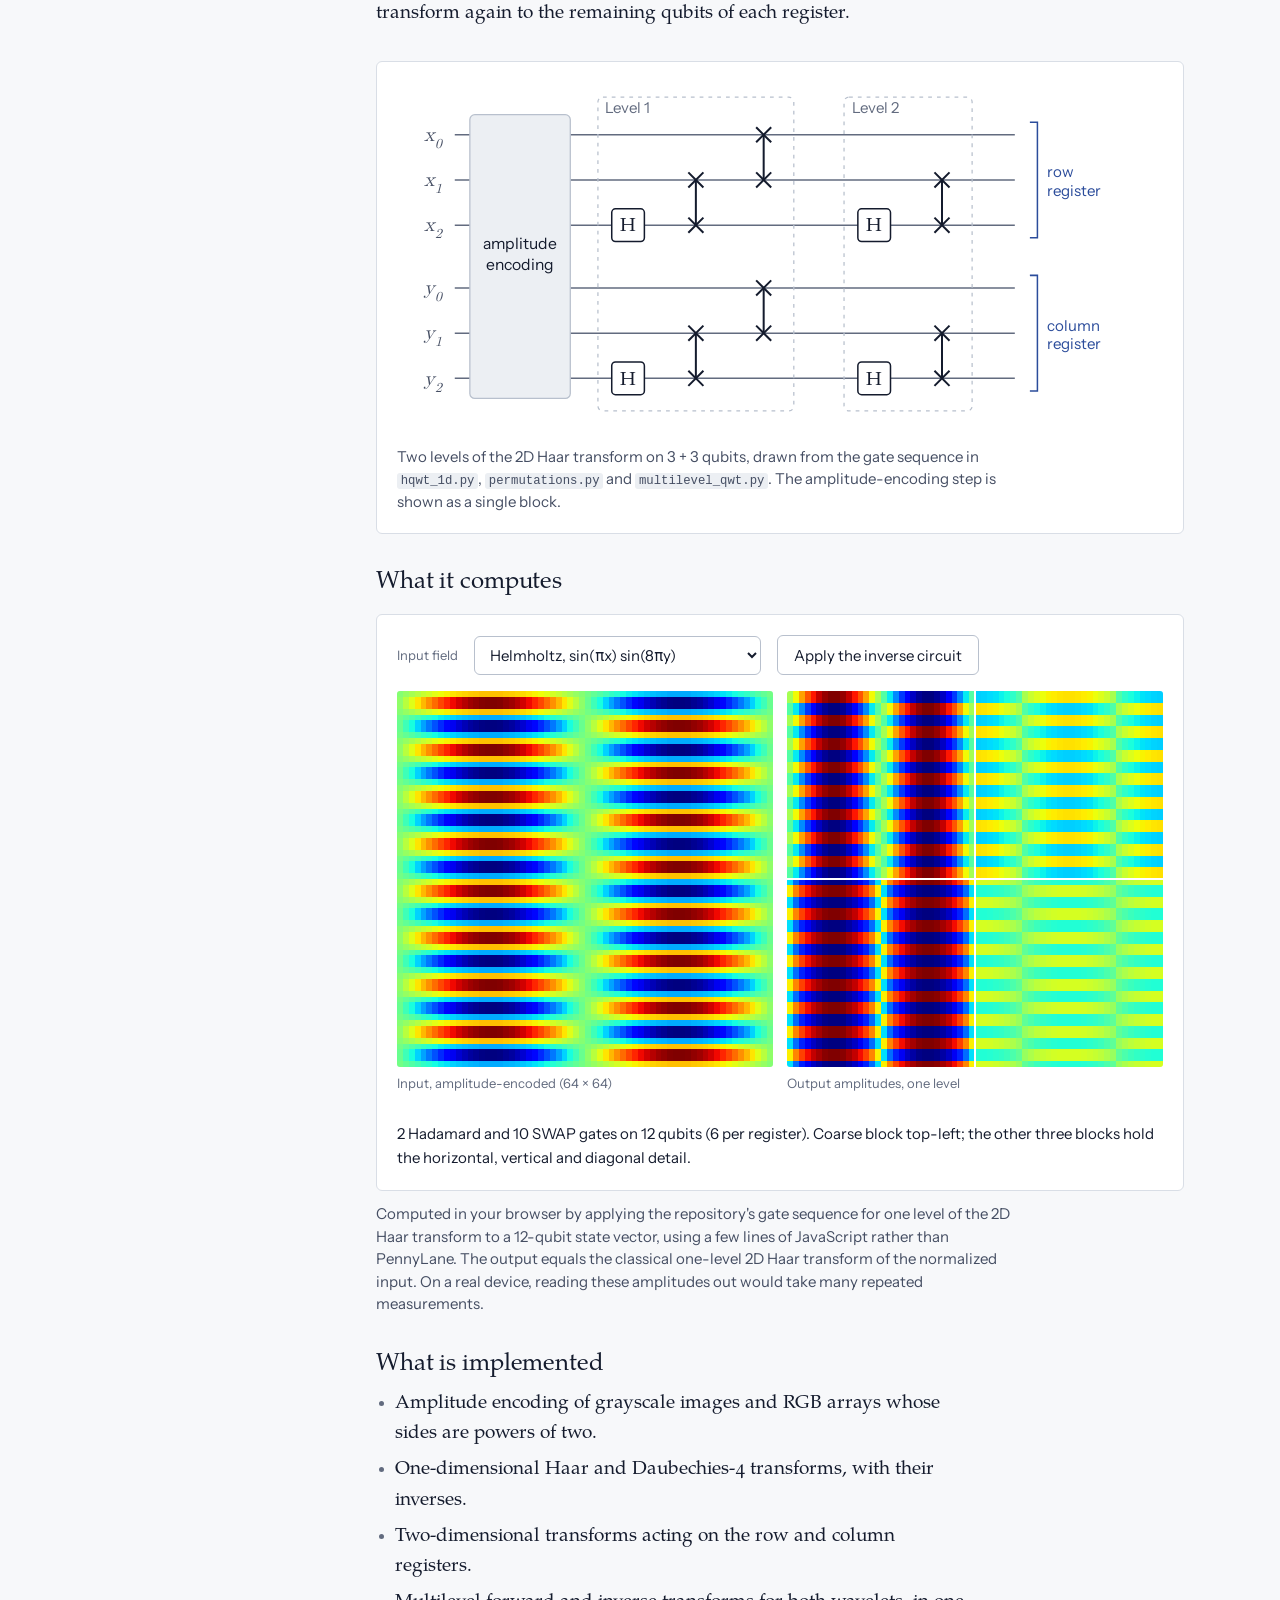
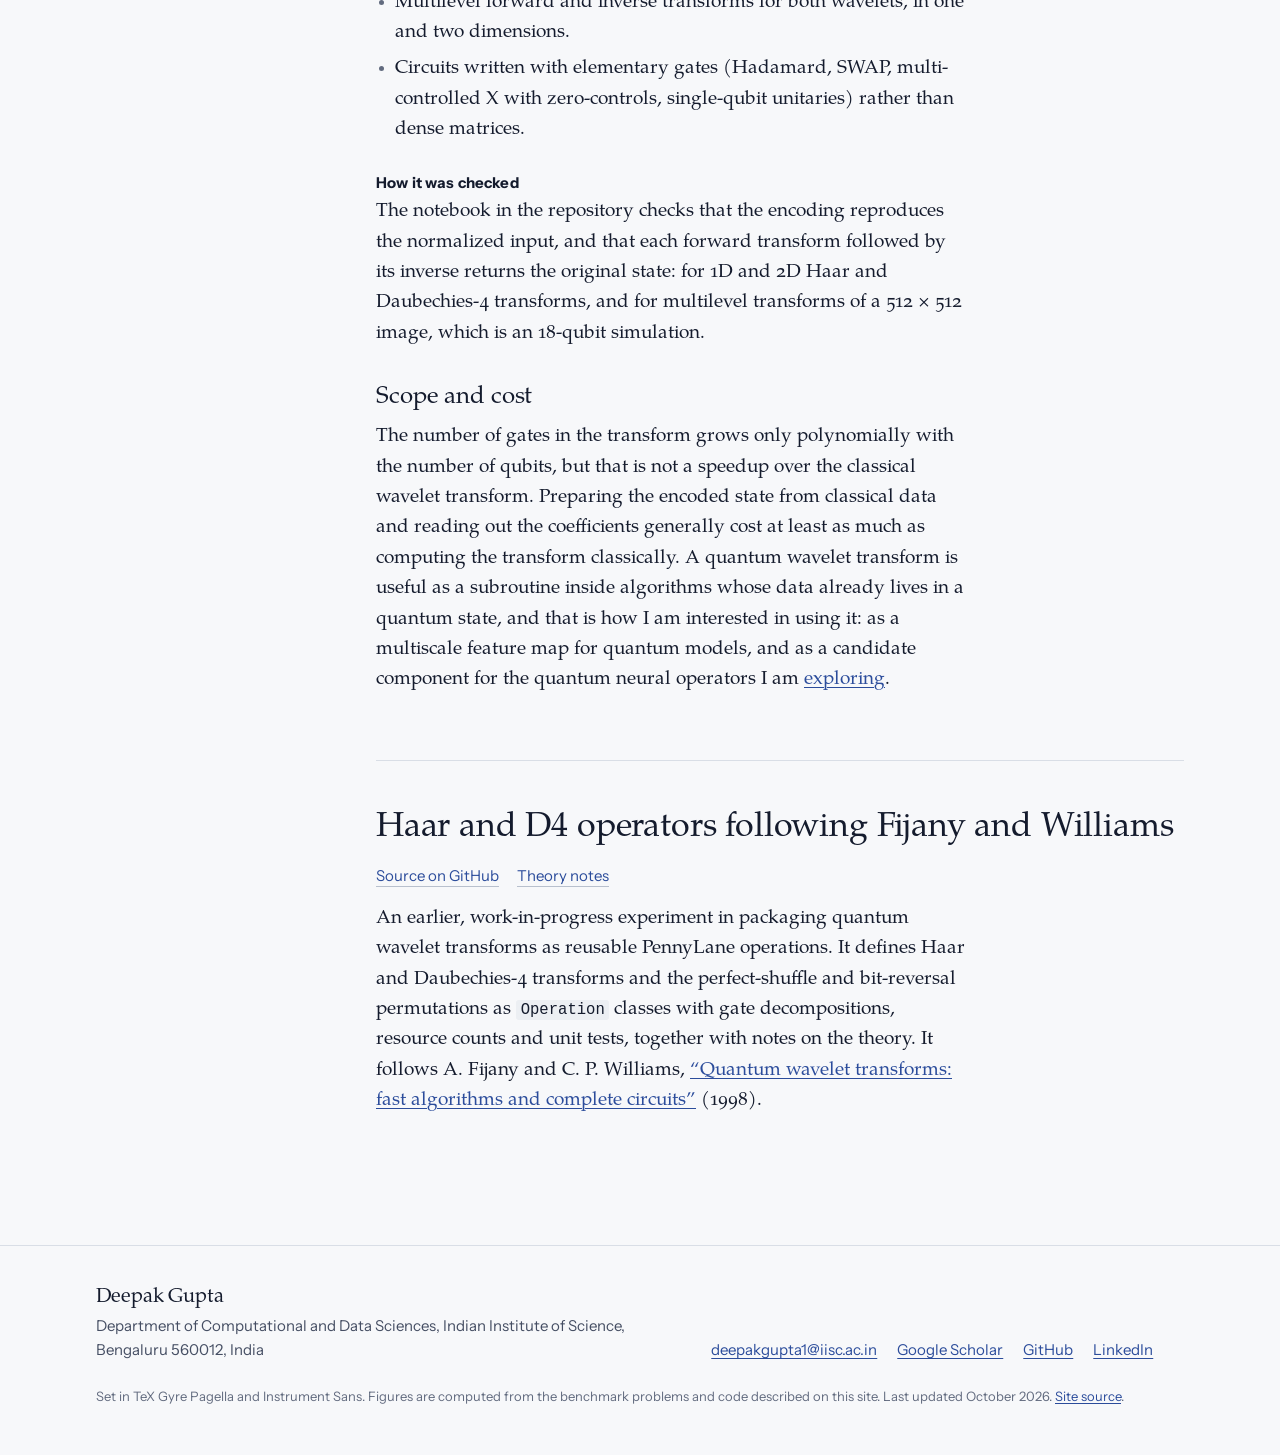
<file: software/index.html>
<!doctype html>
<html lang="en">
<head>
<meta charset="utf-8">
<meta name="viewport" content="width=device-width, initial-scale=1">
<title>Software — Deepak Gupta</title>
<meta name="description" content="A gate-level PennyLane implementation of the multilevel 2D quantum wavelet transform, with an in-browser simulation of its circuit.">
<meta name="author" content="Deepak Gupta">
<link rel="canonical" href="https://deepakg-2511.github.io/software/">
<meta name="color-scheme" content="light dark">
<meta name="theme-color" content="#F7F8FA" media="(prefers-color-scheme: light)">
<meta name="theme-color" content="#0E1320" media="(prefers-color-scheme: dark)">
<meta property="og:type" content="website">
<meta property="og:site_name" content="Deepak Gupta">
<meta property="og:title" content="Software — Deepak Gupta">
<meta property="og:description" content="A gate-level PennyLane implementation of the multilevel 2D quantum wavelet transform, with an in-browser simulation of its circuit.">
<meta property="og:url" content="https://deepakg-2511.github.io/software/">
<meta property="og:image" content="https://deepakg-2511.github.io/assets/img/og-card.png">
<meta property="og:image:width" content="1200">
<meta property="og:image:height" content="630">
<meta property="og:image:alt" content="Deepak Gupta — quantum machine learning for scientific computing, with a multilevel wavelet decomposition of a PDE solution.">
<meta name="twitter:card" content="summary_large_image">
<link rel="icon" href="/favicon.svg" type="image/svg+xml">
<link rel="icon" href="/favicon-32.png" sizes="32x32" type="image/png">
<link rel="apple-touch-icon" href="/apple-touch-icon.png">
<link rel="preload" href="/assets/fonts/pagella-regular.woff" as="font" type="font/woff" crossorigin>
<link rel="preload" href="/assets/fonts/instrument-sans-regular.woff" as="font" type="font/woff" crossorigin>
<link rel="stylesheet" href="/assets/css/site.css">
<script>(function(){try{var t=localStorage.getItem("theme");if(t==="light"||t==="dark")document.documentElement.setAttribute("data-theme",t);}catch(e){}})();</script>
<script src="/assets/js/site.js" defer></script>
</head>
<body>
<a class="skip-link" href="#main">Skip to content</a>
<header class="site-header">
  <div class="wrap">
    <a class="brand" href="/"><svg viewBox="0 0 22 22" aria-hidden="true" focusable="false"><rect class="q-a" x="1.7" y="1.7" width="4.65" height="4.65"/><path class="q-d" d="M1.7 1.7h18.6v18.6H1.7z M11 1.7v18.6 M1.7 11h18.6 M6.35 1.7v9.3 M1.7 6.35h9.3"/></svg><span>Deepak Gupta</span></a>
    <nav class="site-nav" aria-label="Main">
      <a href="/research/">Research</a>
      <a href="/software/" aria-current="page">Software</a>
      <a href="/about/">About</a>
      <button class="theme-toggle" type="button" aria-label="Switch theme">
        <svg class="i-moon" viewBox="0 0 16 16" aria-hidden="true" focusable="false"><path fill="currentColor" d="M6.2 1.1a6.9 6.9 0 1 0 8.7 8.7A5.6 5.6 0 0 1 6.2 1.1z"/></svg>
        <svg class="i-sun" viewBox="0 0 16 16" aria-hidden="true" focusable="false"><circle cx="8" cy="8" r="3.2" fill="currentColor"/><path stroke="currentColor" stroke-width="1.4" stroke-linecap="round" d="M8 .9v1.8M8 13.3v1.8M.9 8h1.8M13.3 8h1.8M3 3l1.3 1.3M11.7 11.7 13 13M3 13l1.3-1.3M11.7 4.3 13 3"/></svg>
      </button>
    </nav>
  </div>
</header>
<main id="main">
  <header class="page-head">
    <div class="wrap">
      <h1>Software</h1>
      <p class="lead">I learn quantum algorithms by implementing them, gate by gate, and testing them in circuit simulators. These are the implementations I have made public.</p>
    </div>
  </header>

  <div class="wrap article-grid">
    <nav class="toc" aria-labelledby="toc-h">
      <h2 id="toc-h">On this page</h2>
      <ol>
        <li><a href="#qwt">Multilevel 2D quantum wavelet transform</a>
          <ol>
            <li><a href="#qwt-why">Why wavelets</a></li>
            <li><a href="#qwt-circuit">How the circuit works</a></li>
            <li><a href="#qwt-demo">What it computes</a></li>
            <li><a href="#qwt-scope">Scope and cost</a></li>
          </ol>
        </li>
        <li><a href="#fw">Haar and D4 operators</a></li>
      </ol>
    </nav>

    <article class="article">
      <section id="qwt" aria-labelledby="qwt-h">
        <h2 id="qwt-h">Multilevel 2D quantum wavelet transform in PennyLane</h2>
        <ul class="links">
          <li><a href="https://github.com/deepakg-2511/multilevel-2D-QWT-pennylane">Source on GitHub</a></li>
          <li><a href="https://github.com/deepakg-2511/multilevel-2D-QWT-pennylane#readme">README</a></li>
          <li><a href="https://github.com/deepakg-2511/multilevel-2D-QWT-pennylane/blob/main/notebooks/test.ipynb">Validation notebook</a></li>
        </ul>
        <dl class="kv">
          <dt>Follows</dt>
          <dd>H.-S. Li, P. Fan, H. Peng, S. Song and G.-L. Long, “Multilevel 2-D quantum wavelet transforms”, <i>IEEE Transactions on Cybernetics</i> 52(8), 8467–8480, 2022</dd>
          <dt>Built with</dt>
          <dd>Python, PennyLane, NumPy, Matplotlib</dd>
          <dt>Status</dt>
          <dd>Independent research implementation. It is not part of PennyLane.</dd>
        </dl>

        <h3 id="qwt-why">Why wavelets</h3>
        <div class="prose">
          <p>The quantum Fourier transform is a standard subroutine, available in every major quantum software library. Many problems in signal processing and numerical analysis, including the PDEs in my own research, are better described by wavelets, which are localized in both position and scale. Quantum wavelet transforms have been studied since the late 1990s, starting with Fijany and Williams, and the multilevel two-dimensional version of Li et al. extends them to images and fields. I wanted a gate-level implementation of it that I could inspect, test and reuse as a building block.</p>
        </div>

        <h3 id="qwt-circuit">How the circuit works</h3>
        <div class="prose">
          <p>A <math><msup><mn>2</mn><mi>n</mi></msup><mo>×</mo><msup><mn>2</mn><mi>m</mi></msup></math> array is amplitude-encoded on <math><mi>n</mi><mo>+</mo><mi>m</mi></math> qubits: the first register indexes the row and the second the column, so entry <math><mo stretchy="false">(</mo><mi>r</mi><mo>,</mo><mi>c</mi><mo stretchy="false">)</mo></math> becomes the amplitude of the basis state <math><mo stretchy="false" lspace="0" rspace="0">|</mo><mi>r</mi><mo stretchy="false" lspace="0" rspace="0">⟩</mo><mo stretchy="false" lspace="0" rspace="0">|</mo><mi>c</mi><mo stretchy="false" lspace="0" rspace="0">⟩</mo></math>.</p>
          <p>One level of the Haar transform on a register is a Hadamard gate on its last qubit, which forms normalized sums and differences of neighbouring entries, followed by a perfect-shuffle permutation that moves that qubit to the front so the sums and differences collect in two halves:</p>
          <math display="block"><mrow><msubsup><mi>W</mi><msup><mn>2</mn><mi>n</mi></msup><mi>H</mi></msubsup><mo>=</mo><msub><mi>P</mi><mrow><msup><mn>2</mn><mrow><mi>n</mi><mo>−</mo><mn>1</mn></mrow></msup><mo>,</mo><mn>2</mn></mrow></msub><mspace width="0.17em"></mspace><mo stretchy="false">(</mo><msub><mi>I</mi><msup><mn>2</mn><mrow><mi>n</mi><mo>−</mo><mn>1</mn></mrow></msup></msub><mo>⊗</mo><mi>H</mi><mo stretchy="false">)</mo><mo>.</mo></mrow></math>
          <p>The perfect shuffle is a cyclic rotation of the qubits and is built from a chain of SWAP gates. Applying this to both registers gives the 2D transform, and the inverse runs the same gates in reverse. The Daubechies-4 version replaces the Hadamard step with the operator <math><msubsup><mi>D</mi><msup><mn>2</mn><mi>n</mi></msup><mi>p</mi></msubsup></math> of Li et al., built from a triangular network of multi-controlled X gates and two fixed single-qubit rotations. Further levels apply the transform again to the remaining qubits of each register.</p>
        </div>
        <figure class="panel circuit wide">
          <div class="circuit-scroll"><svg viewBox="0 0 610 280" role="img" aria-labelledby="qwt-c-title qwt-c-desc" xmlns="http://www.w3.org/2000/svg">
<title id="qwt-c-title">Circuit for two levels of the 2D Haar quantum wavelet transform on 3 + 3 qubits</title>
<desc id="qwt-c-desc">Six wires, x0 to x2 for the row index and y0 to y2 for the column index, start from an amplitude-encoded state. Level 1 applies a Hadamard gate to x2 and y2, then SWAP gates x1–x2 and x0–x1 on the row register and y1–y2 and y0–y1 on the column register. Level 2 repeats the pattern on x1, x2 and y1, y2: a Hadamard on x2 and y2, then SWAPs x1–x2 and y1–y2.</desc>
<line class="wire" x1="46" y1="42" x2="492" y2="42"/>
<text class="wl" x="36" y="47" text-anchor="end">x<tspan baseline-shift="sub" font-size="11">0</tspan></text>
<line class="wire" x1="46" y1="78" x2="492" y2="78"/>
<text class="wl" x="36" y="83" text-anchor="end">x<tspan baseline-shift="sub" font-size="11">1</tspan></text>
<line class="wire" x1="46" y1="114" x2="492" y2="114"/>
<text class="wl" x="36" y="119" text-anchor="end">x<tspan baseline-shift="sub" font-size="11">2</tspan></text>
<line class="wire" x1="46" y1="164" x2="492" y2="164"/>
<text class="wl" x="36" y="169" text-anchor="end">y<tspan baseline-shift="sub" font-size="11">0</tspan></text>
<line class="wire" x1="46" y1="200" x2="492" y2="200"/>
<text class="wl" x="36" y="205" text-anchor="end">y<tspan baseline-shift="sub" font-size="11">1</tspan></text>
<line class="wire" x1="46" y1="236" x2="492" y2="236"/>
<text class="wl" x="36" y="241" text-anchor="end">y<tspan baseline-shift="sub" font-size="11">2</tspan></text>
<rect class="enc" x="58" y="26" width="80" height="226" rx="4"/>
<text class="enc-t" x="98.0" y="133.0" text-anchor="middle">amplitude</text>
<text class="enc-t" x="98.0" y="150.0" text-anchor="middle">encoding</text>
<rect class="stage" x="160" y="12" width="156" height="250" rx="4"/>
<text class="stage-t" x="166" y="25">Level 1</text>
<rect class="stage" x="356" y="12" width="102" height="250" rx="4"/>
<text class="stage-t" x="362" y="25">Level 2</text>
<rect class="gate" x="171" y="101" width="26" height="26" rx="3"/>
<text class="gate-t" x="184" y="119" text-anchor="middle">H</text>
<rect class="gate" x="171" y="223" width="26" height="26" rx="3"/>
<text class="gate-t" x="184" y="241" text-anchor="middle">H</text>
<line class="swap" x1="238" y1="78" x2="238" y2="114"/>
<path class="swap" d="M232 72 L244 84 M244 72 L232 84"/>
<path class="swap" d="M232 108 L244 120 M244 108 L232 120"/>
<line class="swap" x1="238" y1="200" x2="238" y2="236"/>
<path class="swap" d="M232 194 L244 206 M244 194 L232 206"/>
<path class="swap" d="M232 230 L244 242 M244 230 L232 242"/>
<line class="swap" x1="292" y1="42" x2="292" y2="78"/>
<path class="swap" d="M286 36 L298 48 M298 36 L286 48"/>
<path class="swap" d="M286 72 L298 84 M298 72 L286 84"/>
<line class="swap" x1="292" y1="164" x2="292" y2="200"/>
<path class="swap" d="M286 158 L298 170 M298 158 L286 170"/>
<path class="swap" d="M286 194 L298 206 M298 194 L286 206"/>
<rect class="gate" x="367" y="101" width="26" height="26" rx="3"/>
<text class="gate-t" x="380" y="119" text-anchor="middle">H</text>
<rect class="gate" x="367" y="223" width="26" height="26" rx="3"/>
<text class="gate-t" x="380" y="241" text-anchor="middle">H</text>
<line class="swap" x1="434" y1="78" x2="434" y2="114"/>
<path class="swap" d="M428 72 L440 84 M440 72 L428 84"/>
<path class="swap" d="M428 108 L440 120 M440 108 L428 120"/>
<line class="swap" x1="434" y1="200" x2="434" y2="236"/>
<path class="swap" d="M428 194 L440 206 M440 194 L428 206"/>
<path class="swap" d="M428 230 L440 242 M440 230 L428 242"/>
<path class="grp" d="M504 32 h6 V124 h-6"/>
<text class="grp-t" x="518" y="76.0">row</text>
<text class="grp-t" x="518" y="91.0">register</text>
<path class="grp" d="M504 154 h6 V246 h-6"/>
<text class="grp-t" x="518" y="198.0">column</text>
<text class="grp-t" x="518" y="213.0">register</text>
</svg></div>
          <figcaption>Two levels of the 2D Haar transform on 3 + 3 qubits, drawn from the gate sequence in <code>hqwt_1d.py</code>, <code>permutations.py</code> and <code>multilevel_qwt.py</code>. The amplitude-encoding step is shown as a single block.</figcaption>
        </figure>

        <h3 id="qwt-demo">What it computes</h3>
        <figure class="wide" style="margin-top:1rem">
          <div class="panel qwt-demo" data-qwt-demo>
            <div class="controls" style="margin-top:0;margin-bottom:1rem">
              <label for="qwt-field">Input field</label>
              <select id="qwt-field">
                <option value="helmholtz">Helmholtz, sin(πx) sin(8πy)</option>
                <option value="klein">Klein–Gordon, x cos(10πt) + (xt)³</option>
                <option value="heat">Heat conduction, ε = 0.15</option>
              </select>
              <button type="button" class="button button--quiet" data-inverse>Apply the inverse circuit</button>
            </div>
            <div class="pair">
              <div><canvas data-in role="img" aria-label="Input field, 64 by 64 samples, amplitude-encoded"></canvas><p class="cap">Input, amplitude-encoded (64 × 64)</p></div>
              <div><canvas data-out role="img" aria-label="Output amplitudes"></canvas><p class="cap" data-out-cap>Output amplitudes, one level</p></div>
            </div>
            <p class="readout" aria-live="polite"></p>
          </div>
          <figcaption>Computed in your browser by applying the repository's gate sequence for one level of the 2D Haar transform to a 12-qubit state vector, using a few lines of JavaScript rather than PennyLane. The output equals the classical one-level 2D Haar transform of the normalized input. On a real device, reading these amplitudes out would take many repeated measurements.</figcaption>
        </figure>

        <h3>What is implemented</h3>
        <div class="prose">
          <ul>
            <li>Amplitude encoding of grayscale images and RGB arrays whose sides are powers of two.</li>
            <li>One-dimensional Haar and Daubechies-4 transforms, with their inverses.</li>
            <li>Two-dimensional transforms acting on the row and column registers.</li>
            <li>Multilevel forward and inverse transforms for both wavelets, in one and two dimensions.</li>
            <li>Circuits written with elementary gates (Hadamard, SWAP, multi-controlled X with zero-controls, single-qubit unitaries) rather than dense matrices.</li>
          </ul>
          <h4>How it was checked</h4>
          <p>The notebook in the repository checks that the encoding reproduces the normalized input, and that each forward transform followed by its inverse returns the original state: for 1D and 2D Haar and Daubechies-4 transforms, and for multilevel transforms of a 512 × 512 image, which is an 18-qubit simulation.</p>
        </div>

        <h3 id="qwt-scope">Scope and cost</h3>
        <div class="prose">
          <p>The number of gates in the transform grows only polynomially with the number of qubits, but that is not a speedup over the classical wavelet transform. Preparing the encoded state from classical data and reading out the coefficients generally cost at least as much as computing the transform classically. A quantum wavelet transform is useful as a subroutine inside algorithms whose data already lives in a quantum state, and that is how I am interested in using it: as a multiscale feature map for quantum models, and as a candidate component for the quantum neural operators I am <a href="/research/#operators">exploring</a>.</p>
        </div>
      </section>

      <section id="fw" aria-labelledby="fw-h">
        <h2 id="fw-h">Haar and D4 operators following Fijany and Williams</h2>
        <ul class="links">
          <li><a href="https://github.com/deepakg-2511/quantum-wavelet-transforms">Source on GitHub</a></li>
          <li><a href="https://github.com/deepakg-2511/quantum-wavelet-transforms/blob/main/docs/theory.md">Theory notes</a></li>
        </ul>
        <div class="prose" style="margin-top:1rem">
          <p>An earlier, work-in-progress experiment in packaging quantum wavelet transforms as reusable PennyLane operations. It defines Haar and Daubechies-4 transforms and the perfect-shuffle and bit-reversal permutations as <code>Operation</code> classes with gate decompositions, resource counts and unit tests, together with notes on the theory. It follows A. Fijany and C. P. Williams, <a href="https://arxiv.org/abs/quant-ph/9809004">“Quantum wavelet transforms: fast algorithms and complete circuits”</a> (1998).</p>
        </div>
      </section>
    </article>
  </div>
</main>
<script src="/assets/js/multiscale.js" defer></script>

<footer class="site-footer">
  <div class="wrap">
    <div>
      <h2>Deepak Gupta</h2>
      <p>Department of Computational and Data Sciences, Indian Institute of Science, Bengaluru 560012, India</p>
    </div>
    <ul aria-label="Contact and profiles">
      <li><a href="mailto:deepakgupta1@iisc.ac.in">deepakgupta1@iisc.ac.in</a></li>
      <li><a href="https://scholar.google.com/citations?user=g9Zq-e4AAAAJ">Google Scholar</a></li>
      <li><a href="https://github.com/deepakg-2511">GitHub</a></li>
      <li><a href="https://www.linkedin.com/in/deepakiisc">LinkedIn</a></li>
    </ul>
    <p class="colophon">Set in TeX Gyre Pagella and Instrument Sans. Figures are computed from the benchmark problems and code described on this site. Last updated October 2026. <a href="https://github.com/deepakg-2511/deepakg-2511.github.io">Site source</a>.</p>
  </div>
</footer>
</body>
</html>
</file>
<file: assets/css/site.css>
/* ==========================================================================
   deepakg-2511.github.io — site stylesheet
   One file, no build step. Sections:
   1. Fonts   2. Tokens (light/dark)   3. Base   4. Layout & header
   5. Typography   6. Components   7. Figures & diagrams   8. Page-specific
   9. Utilities, print, motion
   ========================================================================== */

/* 1. Fonts — self-hosted, subset WOFF (licences in /assets/fonts) ---------- */
@font-face { font-family: "Pagella"; src: url("/assets/fonts/pagella-regular.woff") format("woff"); font-weight: 400; font-style: normal; font-display: swap; }
@font-face { font-family: "Pagella"; src: url("/assets/fonts/pagella-italic.woff") format("woff"); font-weight: 400; font-style: italic; font-display: swap; }
@font-face { font-family: "Pagella"; src: url("/assets/fonts/pagella-bold.woff") format("woff"); font-weight: 700; font-style: normal; font-display: swap; }
@font-face { font-family: "Instrument Sans"; src: url("/assets/fonts/instrument-sans-regular.woff") format("woff"); font-weight: 400; font-style: normal; font-display: swap; }
@font-face { font-family: "Instrument Sans"; src: url("/assets/fonts/instrument-sans-italic.woff") format("woff"); font-weight: 400; font-style: italic; font-display: swap; }
@font-face { font-family: "Instrument Sans"; src: url("/assets/fonts/instrument-sans-bold.woff") format("woff"); font-weight: 600 700; font-style: normal; font-display: swap; }
@font-face { font-family: "Latin Modern Math"; src: url("/assets/fonts/latinmodern-math.woff") format("woff"); font-display: swap; }

/* 2. Tokens --------------------------------------------------------------- */
:root {
  color-scheme: light;
  --paper: #F7F8FA;
  --surface: #FFFFFF;
  --ink: #141B2D;
  --ink-2: #454E63;
  --ink-3: #626B7F;
  --rule: #D9DEE6;
  --rule-strong: #B8C0CD;
  --link: #2B4C9B;
  --link-hover: #1B336F;
  --focus: #B5730A;
  /* data colours: the two signs of a wavelet coefficient */
  --neg: #2B4C9B;
  --pos: #B5730A;
  --mid: #ECEFF3;
  --seq-end: #141B2D;
  --mark: rgba(181, 115, 10, .14);

  --serif: "Pagella", "TeX Gyre Pagella", "Palatino Linotype", Palatino, "Book Antiqua", Georgia, serif;
  --sans: "Instrument Sans", system-ui, -apple-system, "Segoe UI", Roboto, "Helvetica Neue", Arial, sans-serif;
  --mono: ui-monospace, SFMono-Regular, Menlo, Consolas, "Liberation Mono", monospace;
  --math: "Latin Modern Math", "STIX Two Math", "Cambria Math", math;

  /* type scale (base 19px, roughly a 1.2 ratio) */
  --fs-xs: .8125rem;   /* 13 */
  --fs-s: .9375rem;    /* 15 */
  --fs-base: 1.1875rem;/* 19 */
  --fs-lead: 1.375rem; /* 22 */
  --fs-h3: 1.5rem;     /* 24 */
  --fs-h2: 2.125rem;   /* 34 */
  --fs-h1: clamp(2.5rem, 5.2vw, 3.5rem);
  --fs-display: clamp(3.1rem, 7.4vw, 5.6rem);

  --measure: 37rem;
  --wrap: 74rem;
  --gutter: clamp(1rem, 4vw, 3rem);
  --radius: 6px;
}

@media (prefers-color-scheme: dark) {
  :root:not([data-theme="light"]) {
    color-scheme: dark;
    --paper: #0E1320;
    --surface: #151C2C;
    --ink: #E6EAF2;
    --ink-2: #B4BCCC;
    --ink-3: #8F98AC;
    --rule: #263046;
    --rule-strong: #3A4560;
    --link: #A3B7F4;
    --link-hover: #C9D5FA;
    --focus: #E2A33B;
    --neg: #6F8FE6;
    --pos: #BC801E;
    --mid: #1B2336;
    --seq-end: #E6EAF2;
    --mark: rgba(226, 163, 59, .16);
  }
}
:root[data-theme="dark"] {
  color-scheme: dark;
  --paper: #0E1320;
  --surface: #151C2C;
  --ink: #E6EAF2;
  --ink-2: #B4BCCC;
  --ink-3: #8F98AC;
  --rule: #263046;
  --rule-strong: #3A4560;
  --link: #A3B7F4;
  --link-hover: #C9D5FA;
  --focus: #E2A33B;
  --neg: #6F8FE6;
  --pos: #BC801E;
  --mid: #1B2336;
  --seq-end: #E6EAF2;
  --mark: rgba(226, 163, 59, .16);
}

/* 3. Base ----------------------------------------------------------------- */
*, *::before, *::after { box-sizing: border-box; }
html { -webkit-text-size-adjust: 100%; text-size-adjust: 100%; scroll-padding-top: 1.5rem; }
body {
  margin: 0;
  background: var(--paper);
  color: var(--ink);
  font-family: var(--serif);
  font-size: var(--fs-base);
  line-height: 1.6;
  font-kerning: normal;
  text-rendering: optimizeLegibility;
  -webkit-font-smoothing: antialiased;
}
img, svg, canvas { display: block; max-width: 100%; }
img { height: auto; }
a { color: var(--link); text-decoration-thickness: 1px; text-underline-offset: .18em; }
a:hover { color: var(--link-hover); text-decoration-thickness: 2px; }
:focus-visible { outline: 2px solid var(--focus); outline-offset: 3px; border-radius: 2px; }
::selection { background: var(--mark); }
hr { border: 0; border-top: 1px solid var(--rule); margin: 3rem 0; }
math { font-family: var(--math); font-size: 1.08em; }
math[display="block"] { margin: 1.25rem 0; font-size: 1.15em; overflow-x: auto; overflow-y: hidden; padding: .25rem 0; }
abbr[title] { text-decoration: none; }
code, kbd, pre { font-family: var(--mono); font-size: .82em; }
:not(pre) > code { background: var(--mid); padding: .08em .3em; border-radius: 3px; }

.skip-link {
  position: absolute; left: .75rem; top: -3rem; z-index: 10;
  background: var(--ink); color: var(--paper); padding: .5rem .8rem; border-radius: var(--radius);
  font-family: var(--sans); font-size: var(--fs-s);
}
.skip-link:focus { top: .75rem; color: var(--paper); }

/* 4. Layout & header ------------------------------------------------------ */
.wrap { max-width: var(--wrap); margin-inline: auto; padding-inline: var(--gutter); }

.site-header { padding-block: 1.25rem; }
.site-header .wrap { display: flex; align-items: center; justify-content: space-between; gap: .75rem 1.5rem; flex-wrap: wrap; }
.brand { display: inline-flex; align-items: center; gap: .6rem; color: var(--ink); text-decoration: none; font-size: 1.125rem; letter-spacing: .005em; }
.brand:hover { color: var(--ink); text-decoration: none; }
.brand svg { width: 22px; height: 22px; flex: none; }
.brand svg .q-a { fill: var(--neg); }
.brand svg .q-d { fill: none; stroke: var(--ink); stroke-width: 1.4; }
.site-nav { display: flex; align-items: center; gap: .25rem; font-family: var(--sans); font-size: var(--fs-s); }
.site-nav a { color: var(--ink-2); text-decoration: none; padding: .45rem .7rem; border-radius: var(--radius); }
.site-nav a:hover { color: var(--ink); background: var(--mid); }
.site-nav a[aria-current="page"] { color: var(--ink); box-shadow: inset 0 -2px 0 var(--neg); border-radius: 0; }
.theme-toggle {
  margin-left: .35rem; width: 2.25rem; height: 2.25rem; display: inline-grid; place-items: center;
  border: 1px solid var(--rule); border-radius: 50%; background: transparent; color: var(--ink-2); cursor: pointer;
}
.theme-toggle:hover { color: var(--ink); border-color: var(--rule-strong); }
.theme-toggle svg { width: 16px; height: 16px; }
.theme-toggle .i-sun { display: none; }
:root[data-theme="dark"] .theme-toggle .i-sun { display: block; }
:root[data-theme="dark"] .theme-toggle .i-moon { display: none; }
@media (prefers-color-scheme: dark) {
  :root:not([data-theme="light"]) .theme-toggle .i-sun { display: block; }
  :root:not([data-theme="light"]) .theme-toggle .i-moon { display: none; }
}

main { display: block; }
.section { padding-block: clamp(3rem, 7vw, 5.5rem); }
.section-head { max-width: var(--measure); margin-bottom: 2.25rem; }
.section-head h2 { margin: 0 0 .5rem; }
.section-head p { margin: 0; color: var(--ink-2); }

.site-footer { border-top: 1px solid var(--rule); padding-block: 2.5rem 3rem; font-family: var(--sans); font-size: var(--fs-s); color: var(--ink-2); }
.site-footer .wrap { display: grid; gap: 1.5rem 3rem; grid-template-columns: 1fr; }
.site-footer h2 { font-family: var(--serif); font-size: 1.25rem; font-weight: 400; color: var(--ink); margin: 0 0 .35rem; }
.site-footer ul { list-style: none; margin: 0; padding: 0; display: flex; flex-wrap: wrap; gap: .4rem 1.25rem; }
.site-footer p { margin: 0; }
.site-footer .colophon { color: var(--ink-3); font-size: var(--fs-xs); }
@media (min-width: 52rem) {
  .site-footer .wrap { grid-template-columns: 1.2fr 1fr; align-items: end; }
  .site-footer .colophon { grid-column: 1 / -1; }
}

/* 5. Typography ----------------------------------------------------------- */
h1, h2, h3, h4 { font-family: var(--serif); font-weight: 400; line-height: 1.15; letter-spacing: -.005em; color: var(--ink); text-wrap: balance; }
h1 { font-size: var(--fs-h1); margin: 0 0 1rem; letter-spacing: -.012em; }
h2 { font-size: var(--fs-h2); margin: 0 0 1rem; }
h3 { font-size: var(--fs-h3); margin: 2.25rem 0 .6rem; }
h4 { font-family: var(--sans); font-size: var(--fs-s); font-weight: 600; letter-spacing: .01em; margin: 1.75rem 0 .4rem; color: var(--ink); }
p { margin: 0 0 1rem; }
.prose { max-width: var(--measure); }
.prose p, .prose li { font-variant-numeric: oldstyle-nums proportional-nums; hyphens: auto; -webkit-hyphens: auto; }
.prose ul, .prose ol { padding-left: 1.2rem; margin: 0 0 1rem; }
.prose ul.links, .prose ul.legend { padding-left: 0; }
.prose li { margin-bottom: .35rem; }
.prose li::marker { color: var(--ink-3); }
.lead { font-size: var(--fs-lead); line-height: 1.5; color: var(--ink); }
.muted { color: var(--ink-2); }
.meta { font-family: var(--sans); font-size: var(--fs-s); color: var(--ink-2); line-height: 1.45; font-variant-numeric: lining-nums tabular-nums; }
.small { font-size: var(--fs-s); }
.me { font-weight: 700; color: var(--ink); }
.nowrap { white-space: nowrap; }

/* 6. Components ----------------------------------------------------------- */

/* Status marks: filled = public preprint, half = under review, outline = exploring */
.status { display: inline-flex; align-items: center; gap: .45em; font-family: var(--sans); font-size: var(--fs-s); color: var(--ink-2); }
.status::before {
  content: ""; width: .62em; height: .62em; flex: none;
  border: 1.5px solid currentColor; border-radius: 1px;
}
.status--preprint::before { background: currentColor; }
.status--review::before { background: linear-gradient(135deg, currentColor 0 50%, transparent 50% 100%); }
.status--exploring::before { background: transparent; }
.status--published::before { background: currentColor; box-shadow: 0 0 0 2px var(--paper), 0 0 0 3.5px currentColor; }

.legend { display: flex; flex-wrap: wrap; gap: .5rem 1.5rem; margin: 0; padding: 0; list-style: none; }

/* Link rows */
.links { display: flex; flex-wrap: wrap; gap: .5rem 1.1rem; margin: 0; padding: 0; list-style: none; font-family: var(--sans); font-size: var(--fs-s); }
.links a { text-decoration: none; border-bottom: 1px solid var(--rule-strong); padding-bottom: 1px; }
.links a:hover { border-bottom-color: currentColor; }

.button {
  display: inline-flex; align-items: center; gap: .5rem; font-family: var(--sans); font-size: var(--fs-s); font-weight: 600;
  padding: .6rem 1rem; border-radius: var(--radius); border: 1px solid var(--ink); background: var(--ink); color: var(--paper);
  text-decoration: none; cursor: pointer;
}
.button:hover { background: var(--link-hover); border-color: var(--link-hover); color: var(--paper); text-decoration: none; }
.button--quiet { background: transparent; color: var(--ink); border-color: var(--rule-strong); font-weight: 400; }
.button--quiet:hover { background: var(--mid); color: var(--ink); border-color: var(--rule-strong); }

/* Research threads (home) */
.threads { list-style: none; margin: 0; padding: 0; border-top: 1px solid var(--rule); }
.thread { display: grid; grid-template-columns: minmax(0, 1fr); gap: .5rem 2.5rem; padding-block: 1.6rem; border-bottom: 1px solid var(--rule); }
.thread h3 { margin: 0; font-size: 1.45rem; }
.thread p { margin: 0; max-width: var(--measure); }
.thread .status { margin-top: .2rem; }
.thread .thread-links { margin-top: .6rem; }
@media (min-width: 56rem) {
  .thread { grid-template-columns: 17rem minmax(0, 1fr); }
  .thread-side { display: flex; flex-direction: column; gap: .5rem; }
}

/* Publication entries */
.pubs { list-style: none; margin: 0; padding: 0; }
.pub { padding-block: 1.5rem; border-top: 1px solid var(--rule); }
.pub:last-child { border-bottom: 1px solid var(--rule); }
.pub-title { font-size: 1.3rem; line-height: 1.3; margin: .45rem 0 .35rem; font-weight: 400; }
.pub-title a { color: var(--ink); text-decoration: none; }
.pub-title a:hover { color: var(--link); text-decoration: underline; text-decoration-thickness: 1px; }
.pub-authors { font-family: var(--sans); font-size: var(--fs-s); color: var(--ink-2); margin: 0 0 .5rem; }
.pub-authors .me { font-weight: 600; }
.pub-venue { font-style: italic; }
.pub p.pub-summary { max-width: var(--measure); margin: .4rem 0 .7rem; }
.pub .links { margin-top: .4rem; }

details.bib { margin-top: .75rem; font-family: var(--sans); font-size: var(--fs-s); }
details.bib summary { cursor: pointer; color: var(--link); width: max-content; list-style: none; border-bottom: 1px solid var(--rule-strong); }
details.bib summary::-webkit-details-marker { display: none; }
details.bib summary:hover { border-bottom-color: currentColor; }
details.bib[open] summary { margin-bottom: .6rem; }
.bib-box { position: relative; background: var(--surface); border: 1px solid var(--rule); border-radius: var(--radius); }
.bib-box pre { margin: 0; padding: 1rem 1.1rem; overflow-x: auto; line-height: 1.5; color: var(--ink); white-space: pre; }
.copy-btn {
  position: absolute; top: .5rem; right: .5rem; font-family: var(--sans); font-size: var(--fs-xs);
  border: 1px solid var(--rule-strong); background: var(--surface); color: var(--ink-2); border-radius: 4px; padding: .25rem .55rem; cursor: pointer;
}
.copy-btn:hover { color: var(--ink); border-color: var(--ink-3); }

/* Dated log */
.log { margin: 0; padding: 0; display: grid; grid-template-columns: 1fr; border-top: 1px solid var(--rule); }
.log > div { display: grid; grid-template-columns: 6.5rem minmax(0, 1fr); gap: 1rem; padding-block: .95rem; border-bottom: 1px solid var(--rule); }
.log dt { font-family: var(--sans); font-size: var(--fs-s); color: var(--ink-3); font-variant-numeric: tabular-nums lining-nums; padding-top: .15rem; }
.log dd { margin: 0; max-width: var(--measure); }
@media (min-width: 40rem) { .log > div { grid-template-columns: 8.5rem minmax(0, 1fr); } }

/* Definition-style records (education, honours) */
.records { margin: 0; padding: 0; border-top: 1px solid var(--rule); }
.records > div { display: grid; gap: .15rem 1.75rem; padding-block: 1rem; border-bottom: 1px solid var(--rule); }
.records dt { font-family: var(--sans); font-size: var(--fs-s); color: var(--ink-3); font-variant-numeric: tabular-nums lining-nums; padding-top: .2rem; }
.records dd { margin: 0; }
.records .what { display: block; }
.records .where { display: block; color: var(--ink-2); font-size: var(--fs-s); font-family: var(--sans); margin-top: .15rem; }
@media (min-width: 40rem) { .records > div { grid-template-columns: 9rem minmax(0, 1fr); } }

/* Callout for methodological notes */
.note {
  max-width: var(--measure); border-left: 3px solid var(--pos); background: var(--surface);
  padding: 1rem 1.25rem; border-radius: 0 var(--radius) var(--radius) 0; margin: 1.75rem 0;
}
.note h3, .note h4 { margin-top: 0; }
.note p:last-child { margin-bottom: 0; }

/* 7. Figures & diagrams --------------------------------------------------- */
figure { margin: 2rem 0; }
figcaption { font-family: var(--sans); font-size: var(--fs-s); color: var(--ink-2); line-height: 1.5; margin-top: .75rem; max-width: 40rem; }
figcaption b { color: var(--ink); font-weight: 600; }
.panel { background: var(--surface); border: 1px solid var(--rule); border-radius: var(--radius); padding: clamp(.85rem, 2vw, 1.25rem); }

/* Multiscale figure (hero) */
.msfig { margin: 0; }
.msfig .canvas-wrap { position: relative; aspect-ratio: 1 / 1; width: 100%; background: var(--mid); border-radius: 3px; overflow: hidden; }
.msfig canvas { width: 100%; height: 100%; }
.msfig .axis { position: absolute; font-family: var(--math); font-style: italic; font-size: .95rem; color: var(--ink-2); pointer-events: none; }
.msfig .axis-x { right: .45rem; bottom: .2rem; }
.msfig .axis-y { left: .45rem; top: .15rem; }
.msfig .controls { display: grid; gap: .9rem; margin-top: 1rem; font-family: var(--sans); font-size: var(--fs-s); }
.msfig fieldset { border: 0; margin: 0; padding: 0; min-width: 0; }
.msfig legend, .msfig label.ctl-label { color: var(--ink-3); font-size: var(--fs-xs); margin-bottom: .4rem; padding: 0; letter-spacing: .01em; }
.seg { display: flex; flex-wrap: wrap; gap: .35rem; }
.seg input { position: absolute; opacity: 0; width: 1px; height: 1px; }
.seg label { cursor: pointer; padding: .38rem .7rem; border: 1px solid var(--rule); border-radius: 999px; color: var(--ink-2); line-height: 1.2; }
.seg label:hover { border-color: var(--rule-strong); color: var(--ink); }
.seg input:checked + label { border-color: var(--ink); color: var(--ink); box-shadow: inset 0 0 0 1px var(--ink); }
.seg input:focus-visible + label { outline: 2px solid var(--focus); outline-offset: 2px; }
.level-row { display: grid; grid-template-columns: minmax(0, 1fr) auto; align-items: center; gap: .9rem; }
.level-row output { font-variant-numeric: tabular-nums; color: var(--ink); min-width: 4.5rem; text-align: right; }
input[type="range"] { width: 100%; accent-color: var(--neg); }
.ms-scale { display: flex; justify-content: space-between; font-size: var(--fs-xs); color: var(--ink-3); margin-top: .1rem; padding-inline: .2rem; }
.ms-key { display: flex; flex-wrap: wrap; gap: .4rem 1rem; font-size: var(--fs-xs); color: var(--ink-2); }
.ms-key span { display: inline-flex; align-items: center; gap: .4rem; }
.ms-key i { display: inline-block; width: 1.6rem; height: .55rem; border-radius: 2px; border: 1px solid var(--rule); }
.ms-key .k-field { background: linear-gradient(90deg, var(--mid), var(--neg), var(--seq-end)); }
.ms-key .k-detail { background: linear-gradient(90deg, var(--neg), var(--mid), var(--pos)); }
.msfig .readout { font-family: var(--sans); font-size: var(--fs-s); color: var(--ink); margin: .2rem 0 0; min-height: 2.9em; }

/* Flow diagram (architecture) */
.flow { list-style: none; margin: 0; padding: 0; display: grid; gap: .75rem; counter-reset: none; }
.flow > li { position: relative; background: var(--surface); border: 1px solid var(--rule); border-radius: var(--radius); padding: .9rem 1rem 1rem; font-family: var(--sans); font-size: var(--fs-s); color: var(--ink-2); line-height: 1.45; }
.flow > li strong { display: block; font-family: var(--serif); font-weight: 400; font-size: 1.12rem; color: var(--ink); margin-bottom: .3rem; }
.flow > li.q { border-color: var(--neg); box-shadow: inset 3px 0 0 var(--neg); }
.flow > li + li::before {
  content: ""; position: absolute; left: 1.5rem; top: -.8rem; width: 1px; height: .75rem; background: var(--rule-strong);
}
.flow math { font-size: 1.05em; }
@media (min-width: 60rem) {
  .flow { grid-template-columns: repeat(var(--n, 4), minmax(0, 1fr)); gap: 1.25rem; }
  .flow > li + li::before { left: -1.25rem; top: 1.6rem; width: 1.25rem; height: 1px; }
  .flow > li + li::after { content: ""; position: absolute; left: -.35rem; top: calc(1.6rem - 3px); border: 3.5px solid transparent; border-left: 5px solid var(--rule-strong); border-right: 0; }
}
.flow-key { font-family: var(--sans); font-size: var(--fs-xs); color: var(--ink-3); margin-top: .6rem; display: flex; gap: .5rem; align-items: center; }
.flow-key i { width: 1rem; height: .7rem; border: 1px solid var(--neg); box-shadow: inset 2px 0 0 var(--neg); border-radius: 2px; background: var(--surface); }

/* Charts (inline SVG) */
.chart { max-width: 46rem; }
@media (max-width: 40rem) { .chart { overflow-x: auto; } .chart svg { min-width: 34rem; } }
.chart svg { width: 100%; height: auto; overflow: visible; font-family: var(--sans); }
.chart .grid line { stroke: var(--rule); stroke-width: 1; }
.chart .axis-line { stroke: var(--rule-strong); }
.chart .tick { fill: var(--ink-3); font-size: 12px; }
.chart .axis-title { fill: var(--ink-2); font-size: 12.5px; }
.chart .pt { fill: var(--ink-3); stroke: var(--surface); stroke-width: 2; }
.chart .pt.hl { fill: var(--neg); }
.chart .err { stroke: var(--ink-3); stroke-width: 1.5; }
.chart .err.hl { stroke: var(--neg); }
.chart .lbl { fill: var(--ink); font-size: 13px; }
.chart .lbl, .chart .lbl-sub { paint-order: stroke; stroke: var(--surface); stroke-width: 4px; stroke-linejoin: round; }
.chart .lbl-sub { fill: var(--ink-3); font-size: 11.5px; }
.chart .hit { fill: transparent; cursor: default; }
.chart .zone { fill: var(--mid); }
.chart-wrap { position: relative; }
.tip {
  position: absolute; pointer-events: none; z-index: 5; transform: translate(-50%, calc(-100% - 12px));
  background: var(--ink); color: var(--paper); font-family: var(--sans); font-size: var(--fs-xs); line-height: 1.4;
  padding: .45rem .6rem; border-radius: 4px; white-space: nowrap; opacity: 0; transition: opacity .12s;
}
.tip.on { opacity: 1; }
details.data { margin-top: .75rem; font-family: var(--sans); font-size: var(--fs-s); }
details.data summary { cursor: pointer; color: var(--link); width: max-content; }
table.data { border-collapse: collapse; margin-top: .6rem; font-family: var(--sans); font-size: var(--fs-s); font-variant-numeric: tabular-nums lining-nums; min-width: 22rem; }
table.data th, table.data td { text-align: left; padding: .4rem .9rem .4rem 0; border-bottom: 1px solid var(--rule); }
table.data th { color: var(--ink-3); font-weight: 400; }
table.data td.num, table.data th.num { text-align: right; }
.table-scroll { overflow-x: auto; }

/* Circuit diagram */
.circuit svg { width: 100%; height: auto; }
.circuit .wire { stroke: var(--ink-3); stroke-width: 1.2; }
.circuit .gate { fill: var(--surface); stroke: var(--ink); stroke-width: 1.2; }
.circuit .gate-t { fill: var(--ink); font-family: var(--serif); font-size: 15px; }
.circuit .swap { stroke: var(--ink); stroke-width: 1.6; }
.circuit .wl { fill: var(--ink-2); font-family: var(--math); font-style: italic; font-size: 16px; }
.circuit .enc { fill: var(--mid); stroke: var(--rule-strong); }
.circuit .enc-t { fill: var(--ink); font-family: var(--sans); font-size: 12.5px; }
.circuit .grp { stroke: var(--neg); stroke-width: 1.2; fill: none; }
.circuit .grp-t { fill: var(--neg); font-family: var(--sans); font-size: 12px; }
.circuit .stage { fill: none; stroke: var(--rule-strong); stroke-dasharray: 3 4; }
.circuit .stage-t { fill: var(--ink-3); font-family: var(--sans); font-size: 12px; }
.circuit-scroll { overflow-x: auto; }
@media (max-width: 40rem) { .circuit-scroll svg { min-width: 32rem; } }

/* QWT live demo (software page) */
.qwt-demo .pair { display: grid; grid-template-columns: 1fr 1fr; gap: .9rem; }
.qwt-demo canvas { width: 100%; aspect-ratio: 1/1; border-radius: 3px; background: var(--mid); image-rendering: pixelated; }
.qwt-demo .cap { font-family: var(--sans); font-size: var(--fs-xs); color: var(--ink-3); margin-top: .4rem; }
.qwt-demo .controls { display: flex; flex-wrap: wrap; align-items: center; gap: .6rem 1rem; margin-top: 1rem; font-family: var(--sans); font-size: var(--fs-s); }
.qwt-demo select {
  font: inherit; color: var(--ink); background: var(--surface); border: 1px solid var(--rule-strong);
  border-radius: var(--radius); padding: .5rem 2rem .5rem .7rem; max-width: 100%;
}
.qwt-demo label { color: var(--ink-3); font-size: var(--fs-xs); }
.qwt-demo .readout { font-family: var(--sans); font-size: var(--fs-s); color: var(--ink); margin: .75rem 0 0; }

/* 8. Page-specific -------------------------------------------------------- */

/* Home hero */
.hero { padding-block: clamp(2rem, 5vw, 4rem) clamp(3rem, 7vw, 5.5rem); }
.hero-grid { display: grid; grid-template-columns: minmax(0, 1fr); gap: 2.75rem; }
.hero-name { font-size: var(--fs-display); line-height: .98; letter-spacing: -.022em; margin: 0 0 1.25rem; font-weight: 400; }
.hero-role { font-family: var(--sans); font-size: var(--fs-s); color: var(--ink-2); line-height: 1.5; margin: 0 0 1.75rem; }
.hero-role span { display: block; }
.hero .lead { max-width: 33rem; }
.hero .links { margin-top: 1.6rem; }
.hero-fig .panel { max-width: 34rem; }
@media (min-width: 60rem) {
  .hero-grid { grid-template-columns: minmax(0, 1fr) minmax(0, 30rem); gap: 4.5rem; align-items: start; }
  .hero-text { padding-top: 1.5rem; }
}

.feature { display: grid; grid-template-columns: minmax(0, 1fr); gap: 2rem; }
.feature .prose p:last-child { margin-bottom: 0; }
@media (min-width: 60rem) { .feature { grid-template-columns: minmax(0, 1fr) minmax(0, 1.05fr); gap: 3.5rem; align-items: center; } }

/* Article pages with a contents rail */
.page-head { padding-block: clamp(2rem, 5vw, 3.75rem) clamp(1.5rem, 4vw, 2.5rem); }
.page-head .lead { max-width: 40rem; color: var(--ink-2); }
.article-grid { display: grid; grid-template-columns: minmax(0, 1fr); gap: 2rem; padding-bottom: 4rem; }
.toc { font-family: var(--sans); font-size: var(--fs-s); }
.toc h2 { font-family: var(--sans); font-size: var(--fs-xs); color: var(--ink-3); font-weight: 400; margin: 0 0 .6rem; letter-spacing: .01em; }
.toc ol { list-style: none; margin: 0; padding: 0; border-left: 1px solid var(--rule); }
.toc li { margin: 0; }
.toc a { display: block; padding: .3rem 0 .3rem .9rem; color: var(--ink-2); text-decoration: none; margin-left: -1px; border-left: 1px solid transparent; line-height: 1.35; }
.toc a:hover { color: var(--ink); border-left-color: var(--rule-strong); }
.toc a.is-current { color: var(--ink); border-left-color: var(--neg); }
.toc ol ol { border-left: 0; }
.toc ol ol a { padding-left: 1.7rem; font-size: var(--fs-xs); }
@media (max-width: 63.99rem) {
  .toc { border: 1px solid var(--rule); border-radius: var(--radius); padding: 1rem 1.1rem; background: var(--surface); }
}
@media (min-width: 64rem) {
  .article-grid { grid-template-columns: 13.5rem minmax(0, 1fr); gap: 4rem; }
  .toc { position: sticky; top: 1.5rem; align-self: start; max-height: calc(100vh - 3rem); overflow-y: auto; }
}
.article > section { padding-bottom: 3rem; margin-bottom: 3rem; border-bottom: 1px solid var(--rule); }
.article > section:last-child { border-bottom: 0; margin-bottom: 0; }
.article > section > h2 { margin-top: 0; }
.article .wide { max-width: 56rem; }
.article .paper-block { margin-top: 2.25rem; }
.article .paper-block > .status { margin-bottom: .2rem; }
.article .paper-block h3 { margin-top: .35rem; }
.kv { display: grid; gap: .2rem 1.25rem; margin: 1rem 0 1.25rem; font-family: var(--sans); font-size: var(--fs-s); max-width: var(--measure); }
.kv dt { color: var(--ink-3); }
.kv dd { margin: 0 0 .45rem; color: var(--ink); }
@media (min-width: 40rem) { .kv { grid-template-columns: 8.5rem minmax(0, 1fr); } .kv dd { margin: 0; } }

/* Bio "for introductions" */
.intro-bio { max-width: var(--measure); background: var(--surface); border: 1px solid var(--rule); border-radius: var(--radius); padding: 1.15rem 1.25rem; position: relative; }
.intro-bio p { margin: 0; padding-right: 3.5rem; font-size: 1.05rem; }

.contact-list { list-style: none; padding: 0; margin: 0; display: grid; gap: .55rem; font-family: var(--sans); font-size: var(--fs-s); }
.contact-list span { display: inline-block; min-width: 8.5rem; color: var(--ink-3); }

.portrait { margin: 0 0 1.5rem; max-width: 12rem; }
.portrait img { border-radius: var(--radius); }

/* 404 */
.notfound { min-height: 55vh; display: grid; align-content: center; }

/* 9. Utilities, print, motion -------------------------------------------- */
.visually-hidden { position: absolute !important; width: 1px; height: 1px; padding: 0; margin: -1px; overflow: hidden; clip: rect(0 0 0 0); white-space: nowrap; border: 0; }
[hidden] { display: none !important; }

@media (prefers-reduced-motion: reduce) {
  *, *::before, *::after { transition-duration: 0s !important; animation-duration: 0s !important; scroll-behavior: auto !important; }
}

@media print {
  :root { --paper: #fff; --surface: #fff; }
  .site-header nav, .theme-toggle, .toc, .msfig .controls, .copy-btn, .skip-link { display: none !important; }
  a { color: inherit; }
  .section, .page-head { padding-block: 1rem; }
  details.bib, details.data { display: none; }
}
</file>
